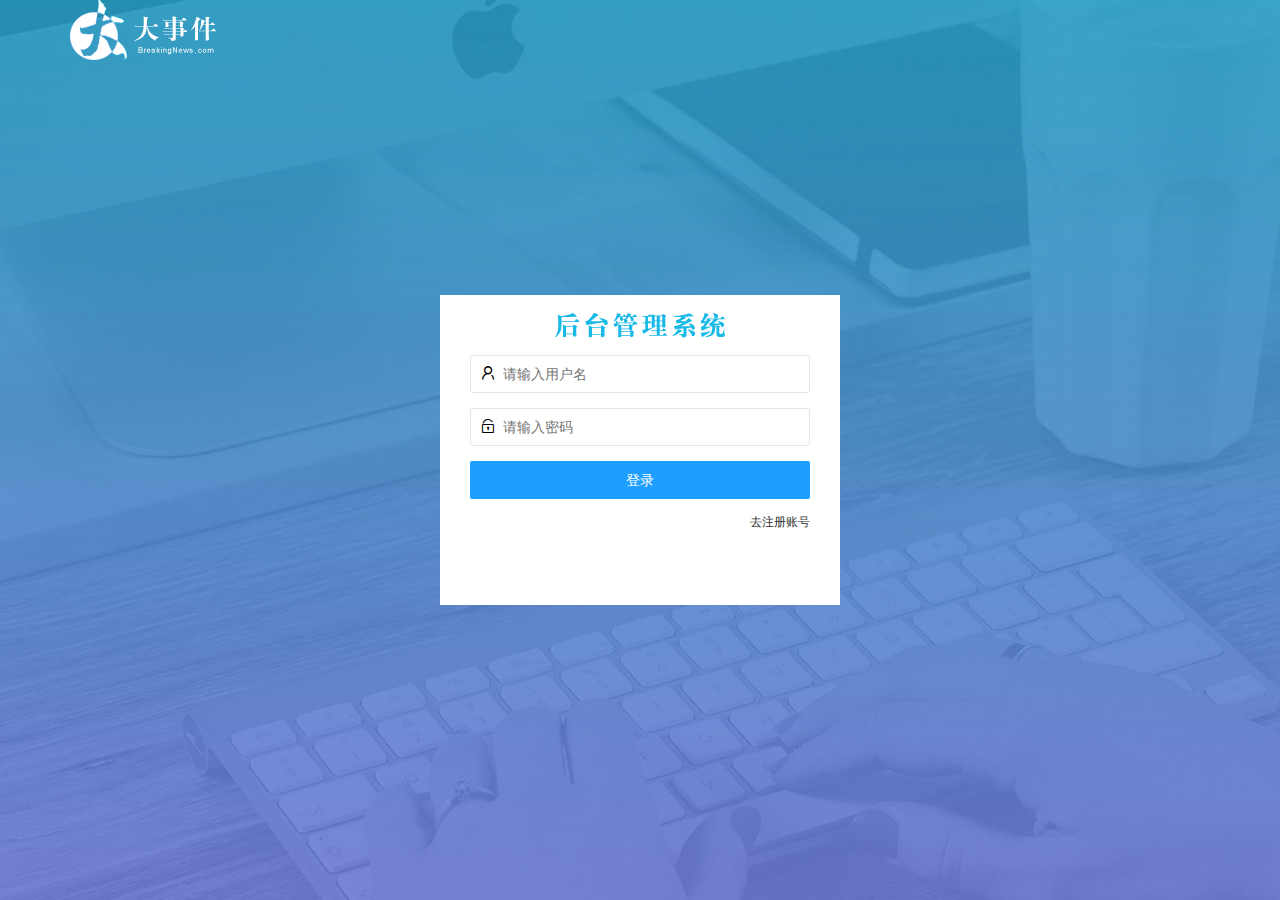
<file: login.html>
<!DOCTYPE html>
<html lang="en">

<head>
    <meta charset="UTF-8">
    <meta http-equiv="X-UA-Compatible" content="IE=edge">
    <meta name="viewport" content="width=device-width, initial-scale=1.0">
    <title>大事件-登录/注册</title>
    <link rel="stylesheet" href="/assets/lib/layui/css/layui.css">
    <link rel="stylesheet" href="assets/css/login.css">
</head>

<body>
    <div class="layui-main">
        <img src="/assets/images/logo.png">
    </div>

    <div class="loginAndRegBox">
        <div class="title-box"></div>
        <!-- 登录的div -->
        <div class="login-box">
            <!-- 登录的表单 -->
            <form class="layui-form" id="form_login">
                <!-- 用户名 -->
                <div class="layui-form-item">
                    <i class="layui-icon layui-icon-username"></i>
                    <input type="text" name="username" required lay-verify="required" placeholder="请输入用户名"
                        autocomplete="off" class="layui-input">
                </div>
                <!-- 密码 -->
                <div class="layui-form-item">
                    <i class="layui-icon layui-icon-password"></i>
                    <input type="password" name="password" required lay-verify="required|pwd" placeholder="请输入密码"
                        autocomplete="off" class="layui-input">
                </div>
                <!-- 登录按钮 -->
                <div class="layui-form-item">
                    <!-- 表单提交按钮和普通按钮的区别，就是lay-submit属性 -->
                    <button class="layui-btn layui-btn-fluid  layui-btn-normal" lay-submit>登录</button>
                </div>
                <div class="layui-form-item links">
                    <a href="javascript:;" id="link_reg">去注册账号</a>
                </div>
            </form>

        </div>
        <!-- 注册的div -->
        <div class="reg-box">
            <!-- 注册表单 -->
            <form class="layui-form" id="form_reg">
                <!-- 用户名 -->
                <div class="layui-form-item">
                    <i class="layui-icon layui-icon-username"></i>
                    <input type="text" name="username" required lay-verify="required" placeholder="请输入用户名"
                        autocomplete="off" class="layui-input">
                </div>
                <!-- 密码 -->
                <div class="layui-form-item">
                    <i class="layui-icon layui-icon-password"></i>
                    <input type="password" name="password" required lay-verify="required|pwd" placeholder="请输入密码"
                        autocomplete="off" class="layui-input">
                </div>
                <!-- 密码确认框 -->
                <div class="layui-form-item">
                    <i class="layui-icon layui-icon-password"></i>
                    <input type="password" name="repassword" required lay-verify="required|pwd|repwd"
                        placeholder="再次确认密码" autocomplete="off" class="layui-input">
                </div>
                <!-- 注册按钮 -->
                <div class="layui-form-item">
                    <!-- 表单提交按钮和普通按钮的区别，就是lay-submit属性 -->
                    <button class="layui-btn layui-btn-fluid  layui-btn-normal" lay-submit>注册</button>
                </div>
                <div class="layui-form-item links">
                    <a href="javascript:;" id="link_login">去登录</a>
                </div>
            </form>

        </div>
    </div>
    <script src="/assets/lib/layui/layui.all.js"></script>
    <script src="/assets//lib//jquery.js"></script>
    <script src="/assets/js/baseAPI.js"></script>
    <script src="/assets/js/login.js"></script>

</body>

</html>
</file>
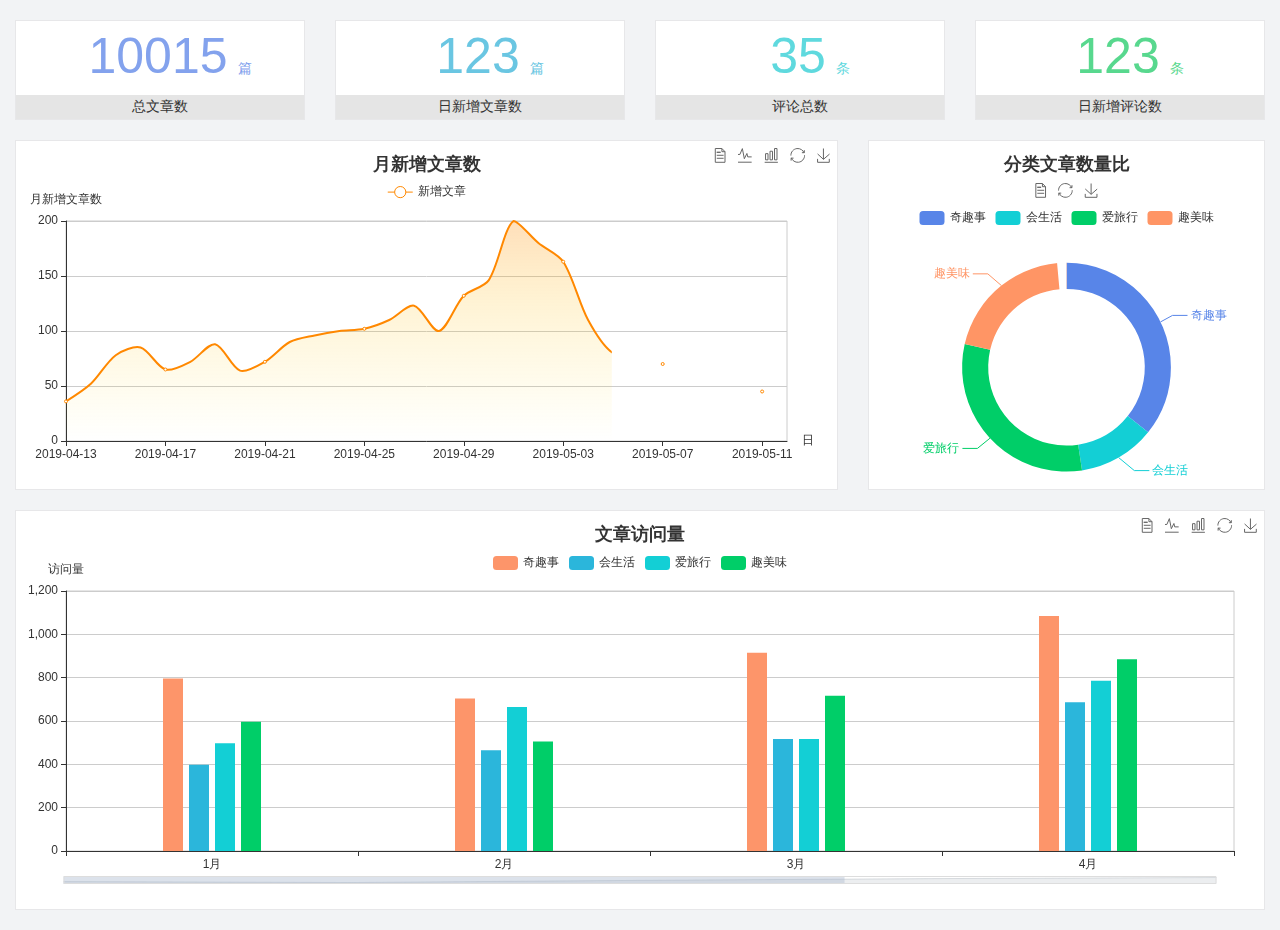
<file: home/dashboard.html>
<!DOCTYPE html>
<html lang="en">

<head>
  <meta charset="UTF-8">
  <meta name="viewport" content="width=device-width, initial-scale=1.0">
  <meta http-equiv="X-UA-Compatible" content="ie=edge">
  <title>图表统计</title>
  <link rel="stylesheet" href="../../assets/lib/bootstrap.css" />
  <link rel="stylesheet" href="../../assets/lib/main.css" />
  <script src="../../assets/lib/jquery.js"></script>
  <script type="text/javascript" src="../../assets/lib/echarts.min.js"></script>
</head>

<body>
  <div class="container-fluid">
    <div class="row spannel_list">
      <div class="col-sm-3 col-xs-6">
        <div class="spannel">
          <em>10015</em><span>篇</span>
          <b>总文章数</b>
        </div>
      </div>
      <div class="col-sm-3 col-xs-6">
        <div class="spannel scolor01">
          <em>123</em><span>篇</span>
          <b>日新增文章数</b>
        </div>
      </div>
      <div class="col-sm-3 col-xs-6">
        <div class="spannel scolor02">
          <em>35</em><span>条</span>
          <b>评论总数</b>
        </div>
      </div>
      <div class="col-sm-3 col-xs-6">
        <div class="spannel scolor03">
          <em>123</em><span>条</span>
          <b>日新增评论数</b>
        </div>
      </div>
    </div>
  </div>

  <div class="container-fluid">
    <div class="row curve-pie">
      <div class="col-lg-8 col-md-8">
        <div class="gragh_pannel" id="curve_show"></div>
      </div>
      <div class="col-lg-4 col-md-4">
        <div class="gragh_pannel" id="pie_show"></div>
      </div>
    </div>
  </div>

  <div class="container-fluid">
    <div class="column_pannel" id="column_show"></div>
  </div>

  <script>
    var oChart = echarts.init(document.getElementById('curve_show'));
    var aList_all = [
      { 'count': 36, 'date': '2019-04-13' },
      { 'count': 52, 'date': '2019-04-14' },
      { 'count': 78, 'date': '2019-04-15' },
      { 'count': 85, 'date': '2019-04-16' },
      { 'count': 65, 'date': '2019-04-17' },
      { 'count': 72, 'date': '2019-04-18' },
      { 'count': 88, 'date': '2019-04-19' },
      { 'count': 64, 'date': '2019-04-20' },
      { 'count': 72, 'date': '2019-04-21' },
      { 'count': 90, 'date': '2019-04-22' },
      { 'count': 96, 'date': '2019-04-23' },
      { 'count': 100, 'date': '2019-04-24' },
      { 'count': 102, 'date': '2019-04-25' },
      { 'count': 110, 'date': '2019-04-26' },
      { 'count': 123, 'date': '2019-04-27' },
      { 'count': 100, 'date': '2019-04-28' },
      { 'count': 132, 'date': '2019-04-29' },
      { 'count': 146, 'date': '2019-04-30' },
      { 'count': 200, 'date': '2019-05-01' },
      { 'count': 180, 'date': '2019-05-02' },
      { 'count': 163, 'date': '2019-05-03' },
      { 'count': 110, 'date': '2019-05-04' },
      { 'count': 80, 'date': '2019-05-05' },
      { 'count': 82, 'date': '2019-05-06' },
      { 'count': 70, 'date': '2019-05-07' },
      { 'count': 65, 'date': '2019-05-08' },
      { 'count': 54, 'date': '2019-05-09' },
      { 'count': 40, 'date': '2019-05-10' },
      { 'count': 45, 'date': '2019-05-11' },
      { 'count': 38, 'date': '2019-05-12' },
    ];

    let aCount = [];
    let aDate = [];

    for (var i = 0; i < aList_all.length; i++) {
      aCount.push(aList_all[i].count);
      aDate.push(aList_all[i].date);
    }

    var chartopt = {
      title: {
        text: '月新增文章数',
        left: 'center',
        top: '10'
      },
      tooltip: {
        trigger: 'axis'
      },
      legend: {
        data: ['新增文章'],
        top: '40'
      },
      toolbox: {
        show: true,
        feature: {
          mark: { show: true },
          dataView: { show: true, readOnly: false },
          magicType: { show: true, type: ['line', 'bar'] },
          restore: { show: true },
          saveAsImage: { show: true }
        }
      },
      calculable: true,
      xAxis: [
        {
          name: '日',
          type: 'category',
          boundaryGap: false,
          data: aDate
        }
      ],
      yAxis: [
        {
          name: '月新增文章数',
          type: 'value'
        }
      ],
      series: [
        {
          name: '新增文章',
          type: 'line',
          smooth: true,
          itemStyle: { normal: { areaStyle: { type: 'default' }, color: '#f80' }, lineStyle: { color: '#f80' } },
          data: aCount
        }],
      areaStyle: {
        normal: {
          color: new echarts.graphic.LinearGradient(0, 0, 0, 1, [{
            offset: 0,
            color: 'rgba(255,136,0,0.39)'
          }, {
            offset: .34,
            color: 'rgba(255,180,0,0.25)'
          }, {
            offset: 1,
            color: 'rgba(255,222,0,0.00)'
          }])

        }
      },
      grid: {
        show: true,
        x: 50,
        x2: 50,
        y: 80,
        height: 220
      }
    };

    oChart.setOption(chartopt);


    var oPie = echarts.init(document.getElementById('pie_show'));
    var oPieopt =
    {
      title: {
        top: 10,
        text: '分类文章数量比',
        x: 'center'
      },
      tooltip: {
        trigger: 'item',
        formatter: "{a} <br/>{b} : {c} ({d}%)"
      },
      color: ['#5885e8', '#13cfd5', '#00ce68', '#ff9565'],
      legend: {
        x: 'center',
        top: 65,
        data: ['奇趣事', '会生活', '爱旅行', '趣美味']
      },
      toolbox: {
        show: true,
        x: 'center',
        top: 35,
        feature: {
          mark: { show: true },
          dataView: { show: true, readOnly: false },
          magicType: {
            show: true,
            type: ['pie', 'funnel'],
            option: {
              funnel: {
                x: '25%',
                width: '50%',
                funnelAlign: 'left',
                max: 1548
              }
            }
          },
          restore: { show: true },
          saveAsImage: { show: true }
        }
      },
      calculable: true,
      series: [
        {
          name: '访问来源',
          type: 'pie',
          radius: ['45%', '60%'],
          center: ['50%', '65%'],
          data: [
            { value: 300, name: '奇趣事' },
            { value: 100, name: '会生活' },
            { value: 260, name: '爱旅行' },
            { value: 180, name: '趣美味' }
          ]
        }
      ]
    };
    oPie.setOption(oPieopt);



    var oColumn = this.echarts.init(document.getElementById('column_show'));
    var oColumnopt =
    {
      title: {
        text: '文章访问量',
        left: 'center',
        top: '10'
      },
      tooltip: {
        trigger: 'axis'
      },
      legend: {
        data: ['奇趣事', '会生活', '爱旅行', '趣美味'],
        top: '40'
      },
      toolbox: {
        show: true,
        feature: {
          mark: { show: true },
          dataView: { show: true, readOnly: false },
          magicType: { show: true, type: ['line', 'bar'] },
          restore: { show: true },
          saveAsImage: { show: true }
        }
      },
      calculable: true,
      xAxis: [
        {
          type: 'category',
          data: ['1月', '2月', '3月', '4月', '5月']
        }
      ],
      yAxis: [
        {
          name: '访问量',
          type: 'value'
        }
      ],
      series: [
        {
          name: '奇趣事',
          type: 'bar',
          barWidth: 20,
          itemStyle: {
            normal: { areaStyle: { type: 'default' }, color: '#fd956a' }
          },
          data: [800, 708, 920, 1090, 1200]
        },
        {
          name: '会生活',
          type: 'bar',
          barWidth: 20,
          itemStyle: {
            normal: { areaStyle: { type: 'default' }, color: '#2bb6db' }
          },
          data: [400, 468, 520, 690, 800]
        },
        {
          name: '爱旅行',
          type: 'bar',
          barWidth: 20,
          itemStyle: {
            normal: { areaStyle: { type: 'default' }, color: '#13cfd5' }
          },
          data: [500, 668, 520, 790, 900]
        },
        {
          name: '趣美味',
          type: 'bar',
          barWidth: 20,
          itemStyle: {
            normal: { areaStyle: { type: 'default' }, color: '#00ce68' }
          },
          data: [600, 508, 720, 890, 1000]
        }
      ],
      grid: {
        show: true,
        x: 50,
        x2: 30,
        y: 80,
        height: 260
      },
      dataZoom: [//给x轴设置滚动条
        {
          start: 0,//默认为0
          end: 100 - 1000 / 31,//默认为100
          type: 'slider',
          show: true,
          xAxisIndex: [0],
          handleSize: 0,//滑动条的 左右2个滑动条的大小
          height: 8,//组件高度
          left: 45, //左边的距离
          right: 50,//右边的距离
          bottom: 26,//右边的距离
          handleColor: '#ddd',//h滑动图标的颜色
          handleStyle: {
            borderColor: "#cacaca",
            borderWidth: "1",
            shadowBlur: 2,
            background: "#ddd",
            shadowColor: "#ddd",
          }
        }]
    };
    oColumn.setOption(oColumnopt);
  </script>
</body>

</html>
</file>
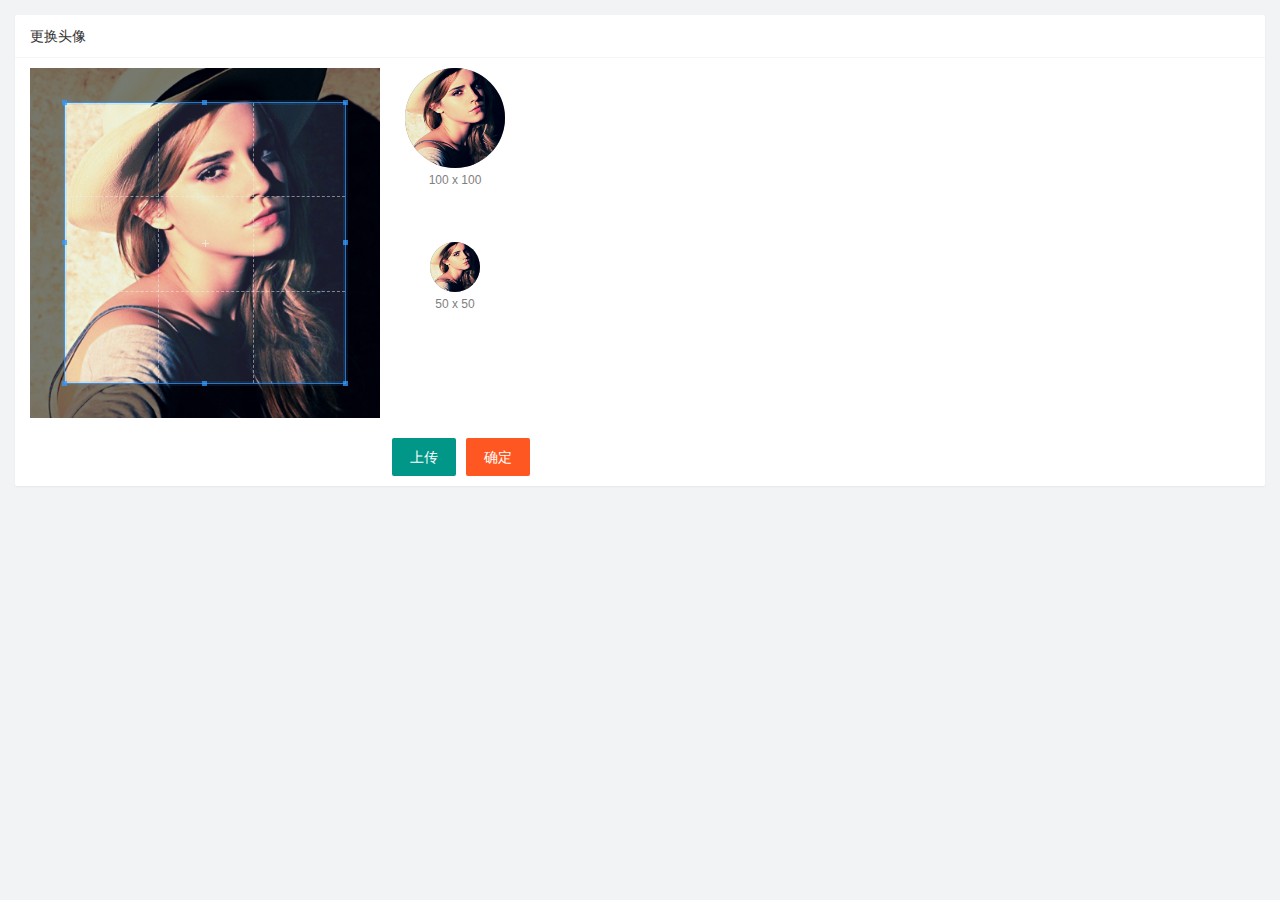
<file: user/user_avatar.html>
<!DOCTYPE html>
<html lang="en">

<head>
    <meta charset="UTF-8">
    <meta http-equiv="X-UA-Compatible" content="IE=edge">
    <meta name="viewport" content="width=device-width, initial-scale=1.0">
    <title>Document</title>
    <link rel="stylesheet" href="/assets/lib/layui/css/layui.css">
    <link rel="stylesheet" href="/assets/lib/cropper/cropper.css" />
    <link rel="stylesheet" href="/assets/css/user/user_avatar.css">
</head>

<body>
    <div class="layui-card">
        <div class="layui-card-header">更换头像</div>
        <div class="layui-card-body">
            <!-- 第一行的图片裁剪和预览区域 -->
            <div class="row1">
                <!-- 图片裁剪区域 -->
                <div class="cropper-box">
                    <!-- 这个 img 标签很重要，将来会把它初始化为裁剪区域 -->
                    <img id="image" src="/assets/images/sample.jpg" />
                </div> <!-- 图片的预览区域 -->
                <div class="preview-box">
                    <div>
                        <!-- 宽高为 100px 的预览区域 -->
                        <div class="img-preview w100"></div>
                        <p class="size">100 x 100</p>
                    </div>
                    <div>
                        <!-- 宽高为 50px 的预览区域 -->
                        <div class="img-preview w50"></div>
                        <p class="size">50 x 50</p>
                    </div>
                </div>
            </div> <!-- 第二行的按钮区域 -->
            <div class="row2">
                <input type="file" id="file" accept="image/png,image/jpeg">
                <button type="button" class="layui-btn" id="IMAGE">上传</button>
                <button type="button" class="layui-btn layui-btn-danger" id="btnUpload">确定</button>
            </div>
        </div>
    </div>
    <script src="/assets/lib/layui/layui.all.js"></script>
    <script src="/assets/lib/jquery.js"></script>
    <script src="/assets/lib/cropper/Cropper.js"></script>
    <script src="/assets/lib/cropper/jquery-cropper.js"></script>
    <script src="/assets//js/baseAPI.js"></script>
    <script src="/assets/js/user.avatar.js"></script>
</body>

</html>
</file>
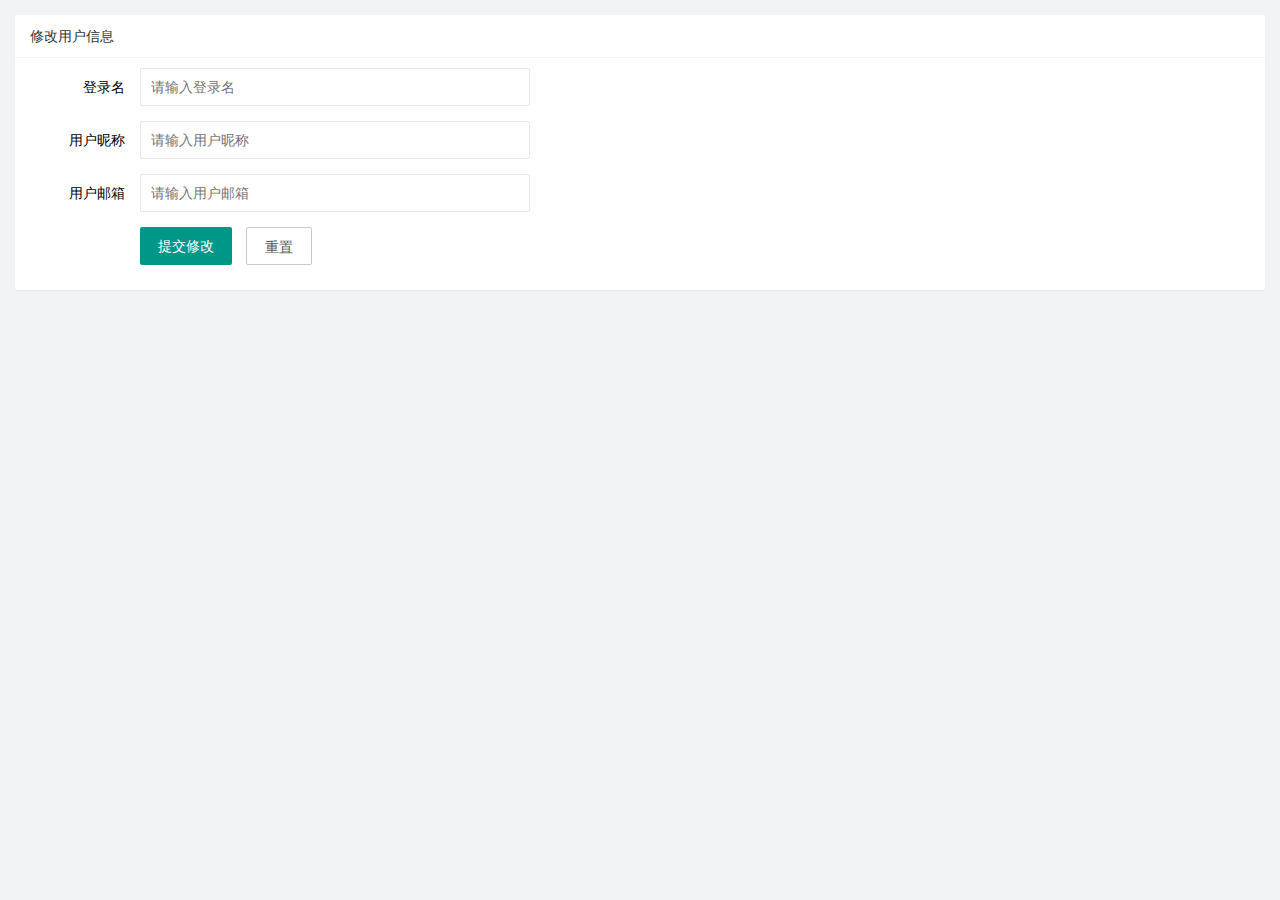
<file: user/user_info.html>
<!DOCTYPE html>
<html lang="en">

<head>
    <meta charset="UTF-8">
    <meta http-equiv="X-UA-Compatible" content="IE=edge">
    <meta name="viewport" content="width=device-width, initial-scale=1.0">
    <title>Document</title>
    <link rel="stylesheet" href="/assets/lib/layui/css/layui.css">
    <link rel="stylesheet" href="/assets/css/user/user_info.css">
</head>

<body>
    <!-- 卡片区域 -->
    <div class="layui-card">
        <div class="layui-card-header">修改用户信息</div>
        <div class="layui-card-body">
            <!-- form表单区域 -->
            <form class="layui-form" lay-filter="formUserInfo">
                <input type="hidden" name="id" value="">
                <div class="layui-form-item">
                    <label class="layui-form-label">登录名</label>
                    <div class="layui-input-block">
                        <input type="text" name="username" required lay-verify="required" placeholder="请输入登录名"
                            autocomplete="off" class="layui-input" readonly>
                    </div>
                </div>
                <div class="layui-form-item">
                    <label class="layui-form-label">用户昵称</label>
                    <div class="layui-input-block">
                        <input type="text" name="nickname" required lay-verify="required|nickname" placeholder="请输入用户昵称"
                            autocomplete="off" class="layui-input">
                    </div>
                </div>
                <div class="layui-form-item">
                    <label class="layui-form-label">用户邮箱</label>
                    <div class="layui-input-block">
                        <input type="text" name="email" required lay-verify="required|email" placeholder="请输入用户邮箱"
                            autocomplete="off" class="layui-input">
                    </div>
                </div>
                <div class="layui-form-item">
                    <div class="layui-input-block">
                        <button class="layui-btn" lay-submit lay-filter="formDemo">提交修改</button>
                        <button type="reset" class="layui-btn layui-btn-primary" id="btnReset">重置</button>
                    </div>
                </div>
            </form>
        </div>
    </div>
    <!-- 导入layui -->
    <script src="/assets/lib/layui/layui.all.js"></script>
    <script src="/assets/lib/jquery.js"></script>
    <script src="/assets/js/baseAPI.js"></script>
    <script src="/assets/js/userinfo.js"></script>
</body>

</html>
</file>
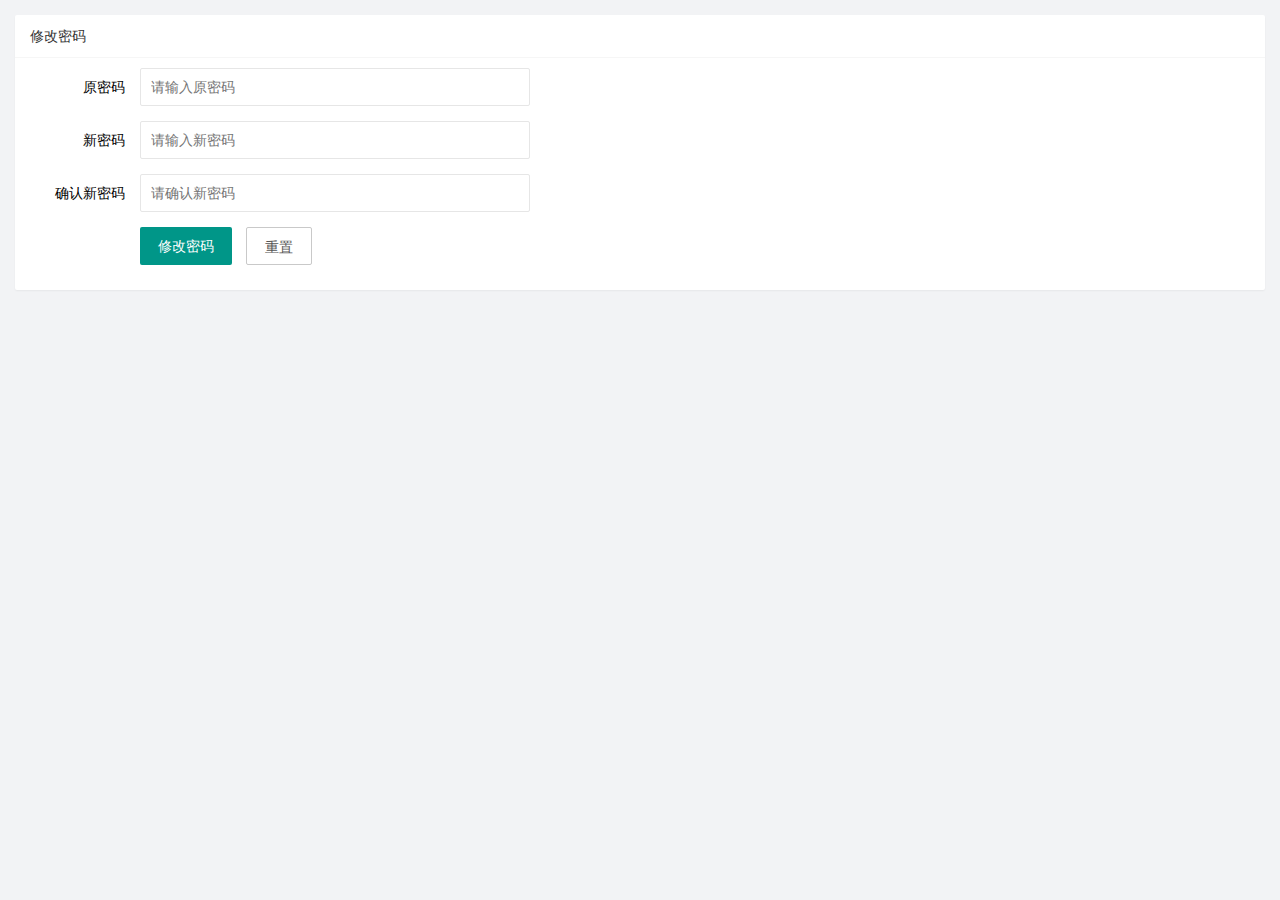
<file: user/user_pwd.html>
<!DOCTYPE html>
<html lang="en">

<head>
    <meta charset="UTF-8">
    <meta http-equiv="X-UA-Compatible" content="IE=edge">
    <meta name="viewport" content="width=device-width, initial-scale=1.0">
    <title>Document</title>
    <link rel="stylesheet" href="/assets/lib/layui/css/layui.css">
    <link rel="stylesheet" href="/assets/css/user/user_pwd.css">
</head>

<body>
    <!-- 卡片区域 -->
    <div class="layui-card">
        <div class="layui-card-header">修改密码</div>
        <div class="layui-card-body">
            <form class="layui-form">
                <div class="layui-form-item">
                    <label class="layui-form-label">原密码</label>
                    <div class="layui-input-block">
                        <input type="password" name="oldPwd" required lay-verify="required|pwd" placeholder="请输入原密码"
                            autocomplete="off" class="layui-input">
                    </div>
                </div>
                <div class="layui-form-item">
                    <label class="layui-form-label">新密码</label>
                    <div class="layui-input-block">
                        <input type="password" name="newPwd" required lay-verify="required|pwd|samePwd"
                            placeholder="请输入新密码" autocomplete="off" class="layui-input">
                    </div>
                </div>
                <div class="layui-form-item">
                    <label class="layui-form-label">确认新密码</label>
                    <div class="layui-input-block">
                        <input type="password" name="rePwd" required lay-verify="required|pwd|repwd"
                            placeholder="请确认新密码" autocomplete="off" class="layui-input">
                    </div>
                </div>
                <div class="layui-form-item">
                    <div class="layui-input-block">
                        <button class="layui-btn" lay-submit lay-filter="formDemo">修改密码</button>
                        <button type="reset" class="layui-btn layui-btn-primary">重置</button>
                    </div>
                </div>
            </form>
        </div>
    </div>
    <script src="/assets/lib/layui/layui.all.js"></script>
    <script src="/assets/lib/jquery.js"></script>
    <script src="/assets/js/baseAPI.js"></script>
    <script src="/assets/js/user_pwd.js"></script>

</body>

</html>
</file>
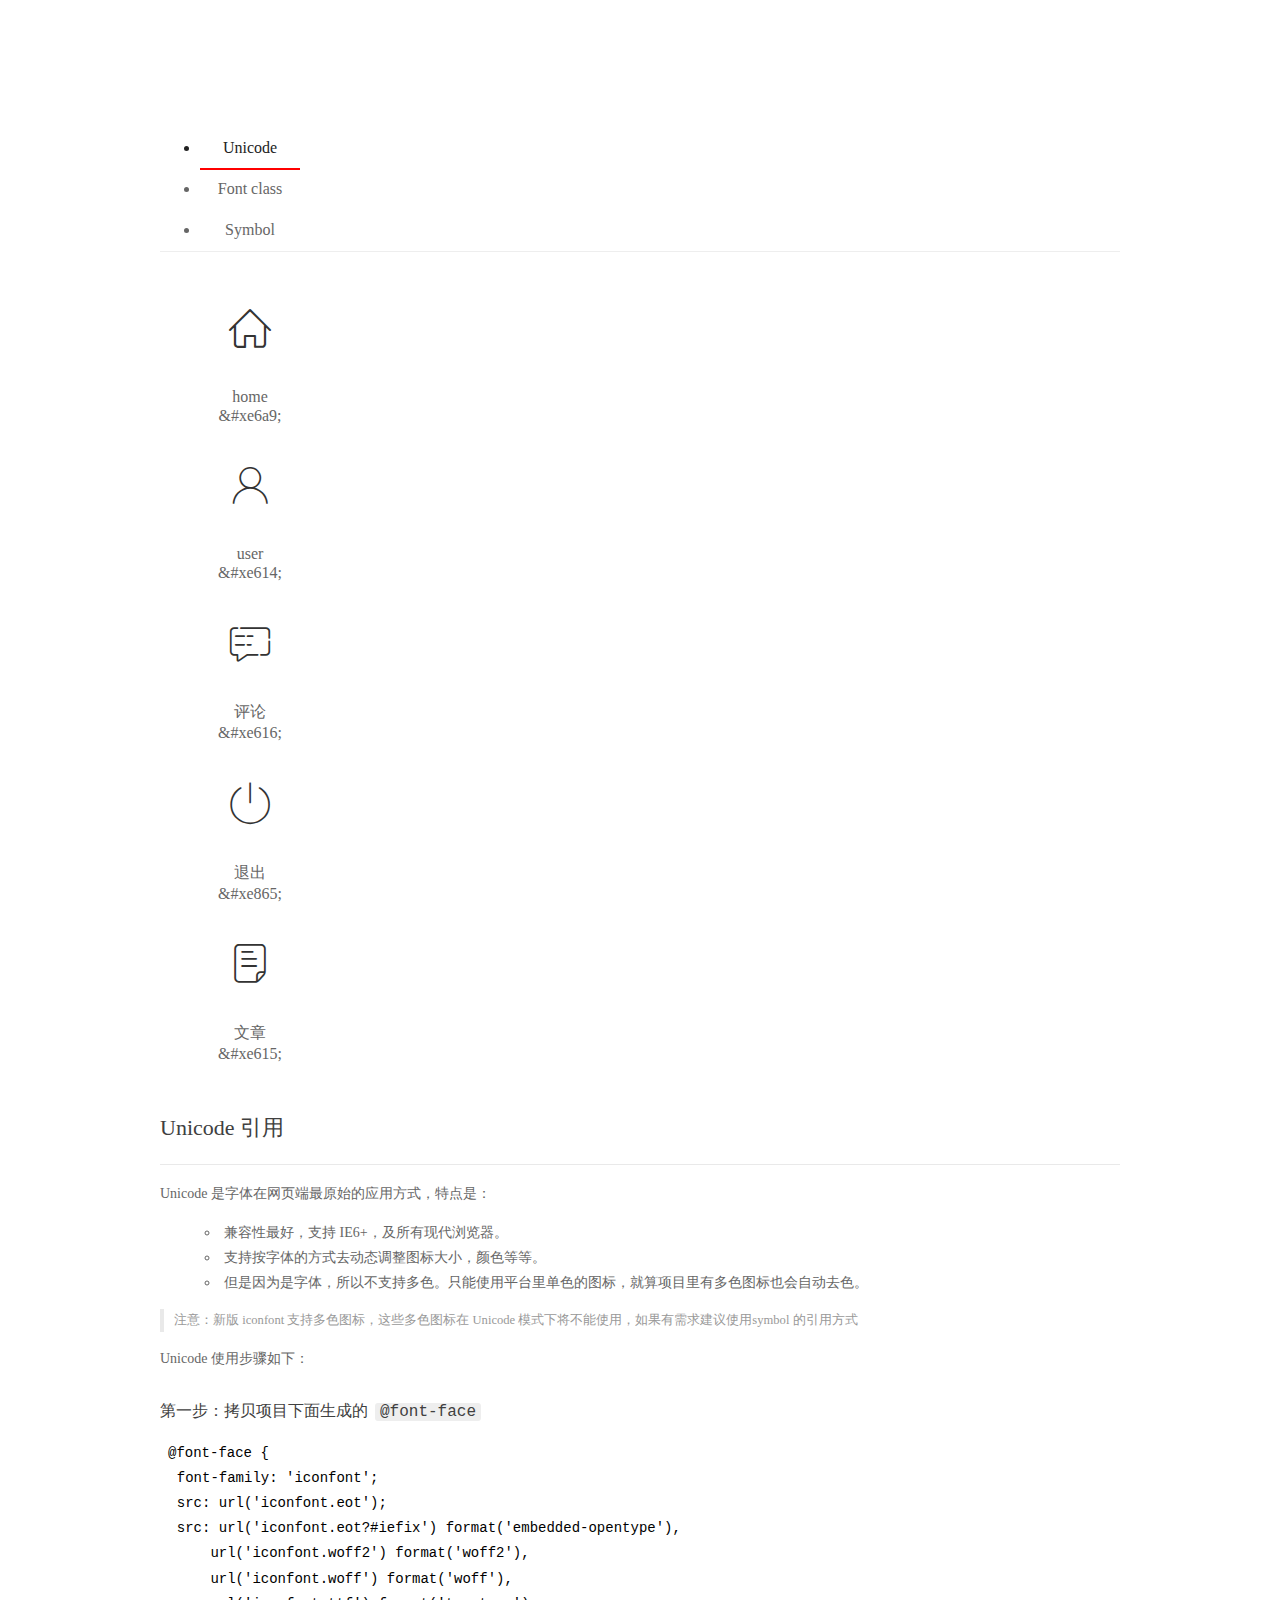
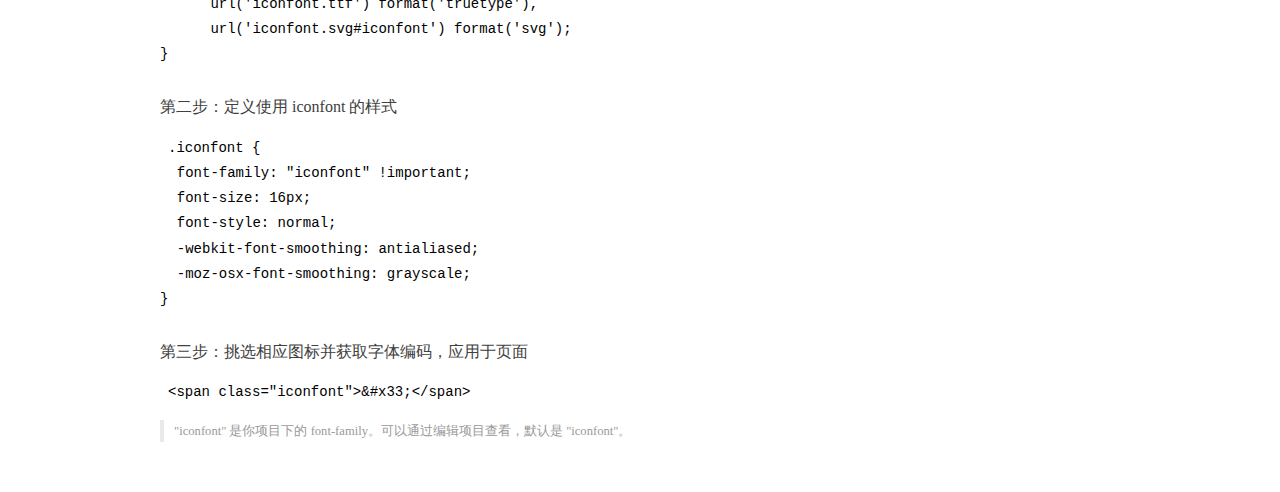
<file: assets/fonts/demo_index.html>
<!DOCTYPE html>
<html>
<head>
  <meta charset="utf-8"/>
  <title>IconFont Demo</title>
  <link rel="shortcut icon" href="https://gtms04.alicdn.com/tps/i4/TB1_oz6GVXXXXaFXpXXJDFnIXXX-64-64.ico" type="image/x-icon"/>
  <link rel="stylesheet" href="https://g.alicdn.com/thx/cube/1.3.2/cube.min.css">
  <link rel="stylesheet" href="demo.css">
  <link rel="stylesheet" href="iconfont.css">
  <script src="iconfont.js"></script>
  <!-- jQuery -->
  <script src="https://a1.alicdn.com/oss/uploads/2018/12/26/7bfddb60-08e8-11e9-9b04-53e73bb6408b.js"></script>
  <!-- 代码高亮 -->
  <script src="https://a1.alicdn.com/oss/uploads/2018/12/26/a3f714d0-08e6-11e9-8a15-ebf944d7534c.js"></script>
</head>
<body>
  <div class="main">
    <h1 class="logo"><a href="https://www.iconfont.cn/" title="iconfont 首页" target="_blank">&#xe86b;</a></h1>
    <div class="nav-tabs">
      <ul id="tabs" class="dib-box">
        <li class="dib active"><span>Unicode</span></li>
        <li class="dib"><span>Font class</span></li>
        <li class="dib"><span>Symbol</span></li>
      </ul>
      
    </div>
    <div class="tab-container">
      <div class="content unicode" style="display: block;">
          <ul class="icon_lists dib-box">
          
            <li class="dib">
              <span class="icon iconfont">&#xe6a9;</span>
                <div class="name">home</div>
                <div class="code-name">&amp;#xe6a9;</div>
              </li>
          
            <li class="dib">
              <span class="icon iconfont">&#xe614;</span>
                <div class="name">user</div>
                <div class="code-name">&amp;#xe614;</div>
              </li>
          
            <li class="dib">
              <span class="icon iconfont">&#xe616;</span>
                <div class="name">评论</div>
                <div class="code-name">&amp;#xe616;</div>
              </li>
          
            <li class="dib">
              <span class="icon iconfont">&#xe865;</span>
                <div class="name">退出</div>
                <div class="code-name">&amp;#xe865;</div>
              </li>
          
            <li class="dib">
              <span class="icon iconfont">&#xe615;</span>
                <div class="name">文章</div>
                <div class="code-name">&amp;#xe615;</div>
              </li>
          
          </ul>
          <div class="article markdown">
          <h2 id="unicode-">Unicode 引用</h2>
          <hr>

          <p>Unicode 是字体在网页端最原始的应用方式，特点是：</p>
          <ul>
            <li>兼容性最好，支持 IE6+，及所有现代浏览器。</li>
            <li>支持按字体的方式去动态调整图标大小，颜色等等。</li>
            <li>但是因为是字体，所以不支持多色。只能使用平台里单色的图标，就算项目里有多色图标也会自动去色。</li>
          </ul>
          <blockquote>
            <p>注意：新版 iconfont 支持多色图标，这些多色图标在 Unicode 模式下将不能使用，如果有需求建议使用symbol 的引用方式</p>
          </blockquote>
          <p>Unicode 使用步骤如下：</p>
          <h3 id="-font-face">第一步：拷贝项目下面生成的 <code>@font-face</code></h3>
<pre><code class="language-css"
>@font-face {
  font-family: 'iconfont';
  src: url('iconfont.eot');
  src: url('iconfont.eot?#iefix') format('embedded-opentype'),
      url('iconfont.woff2') format('woff2'),
      url('iconfont.woff') format('woff'),
      url('iconfont.ttf') format('truetype'),
      url('iconfont.svg#iconfont') format('svg');
}
</code></pre>
          <h3 id="-iconfont-">第二步：定义使用 iconfont 的样式</h3>
<pre><code class="language-css"
>.iconfont {
  font-family: "iconfont" !important;
  font-size: 16px;
  font-style: normal;
  -webkit-font-smoothing: antialiased;
  -moz-osx-font-smoothing: grayscale;
}
</code></pre>
          <h3 id="-">第三步：挑选相应图标并获取字体编码，应用于页面</h3>
<pre>
<code class="language-html"
>&lt;span class="iconfont"&gt;&amp;#x33;&lt;/span&gt;
</code></pre>
          <blockquote>
            <p>"iconfont" 是你项目下的 font-family。可以通过编辑项目查看，默认是 "iconfont"。</p>
          </blockquote>
          </div>
      </div>
      <div class="content font-class">
        <ul class="icon_lists dib-box">
          
          <li class="dib">
            <span class="icon iconfont icon-home"></span>
            <div class="name">
              home
            </div>
            <div class="code-name">.icon-home
            </div>
          </li>
          
          <li class="dib">
            <span class="icon iconfont icon-user"></span>
            <div class="name">
              user
            </div>
            <div class="code-name">.icon-user
            </div>
          </li>
          
          <li class="dib">
            <span class="icon iconfont icon-pinglun"></span>
            <div class="name">
              评论
            </div>
            <div class="code-name">.icon-pinglun
            </div>
          </li>
          
          <li class="dib">
            <span class="icon iconfont icon-tuichu"></span>
            <div class="name">
              退出
            </div>
            <div class="code-name">.icon-tuichu
            </div>
          </li>
          
          <li class="dib">
            <span class="icon iconfont icon-16"></span>
            <div class="name">
              文章
            </div>
            <div class="code-name">.icon-16
            </div>
          </li>
          
        </ul>
        <div class="article markdown">
        <h2 id="font-class-">font-class 引用</h2>
        <hr>

        <p>font-class 是 Unicode 使用方式的一种变种，主要是解决 Unicode 书写不直观，语意不明确的问题。</p>
        <p>与 Unicode 使用方式相比，具有如下特点：</p>
        <ul>
          <li>兼容性良好，支持 IE8+，及所有现代浏览器。</li>
          <li>相比于 Unicode 语意明确，书写更直观。可以很容易分辨这个 icon 是什么。</li>
          <li>因为使用 class 来定义图标，所以当要替换图标时，只需要修改 class 里面的 Unicode 引用。</li>
          <li>不过因为本质上还是使用的字体，所以多色图标还是不支持的。</li>
        </ul>
        <p>使用步骤如下：</p>
        <h3 id="-fontclass-">第一步：引入项目下面生成的 fontclass 代码：</h3>
<pre><code class="language-html">&lt;link rel="stylesheet" href="./iconfont.css"&gt;
</code></pre>
        <h3 id="-">第二步：挑选相应图标并获取类名，应用于页面：</h3>
<pre><code class="language-html">&lt;span class="iconfont icon-xxx"&gt;&lt;/span&gt;
</code></pre>
        <blockquote>
          <p>"
            iconfont" 是你项目下的 font-family。可以通过编辑项目查看，默认是 "iconfont"。</p>
        </blockquote>
      </div>
      </div>
      <div class="content symbol">
          <ul class="icon_lists dib-box">
          
            <li class="dib">
                <svg class="icon svg-icon" aria-hidden="true">
                  <use xlink:href="#icon-home"></use>
                </svg>
                <div class="name">home</div>
                <div class="code-name">#icon-home</div>
            </li>
          
            <li class="dib">
                <svg class="icon svg-icon" aria-hidden="true">
                  <use xlink:href="#icon-user"></use>
                </svg>
                <div class="name">user</div>
                <div class="code-name">#icon-user</div>
            </li>
          
            <li class="dib">
                <svg class="icon svg-icon" aria-hidden="true">
                  <use xlink:href="#icon-pinglun"></use>
                </svg>
                <div class="name">评论</div>
                <div class="code-name">#icon-pinglun</div>
            </li>
          
            <li class="dib">
                <svg class="icon svg-icon" aria-hidden="true">
                  <use xlink:href="#icon-tuichu"></use>
                </svg>
                <div class="name">退出</div>
                <div class="code-name">#icon-tuichu</div>
            </li>
          
            <li class="dib">
                <svg class="icon svg-icon" aria-hidden="true">
                  <use xlink:href="#icon-16"></use>
                </svg>
                <div class="name">文章</div>
                <div class="code-name">#icon-16</div>
            </li>
          
          </ul>
          <div class="article markdown">
          <h2 id="symbol-">Symbol 引用</h2>
          <hr>

          <p>这是一种全新的使用方式，应该说这才是未来的主流，也是平台目前推荐的用法。相关介绍可以参考这篇<a href="">文章</a>
            这种用法其实是做了一个 SVG 的集合，与另外两种相比具有如下特点：</p>
          <ul>
            <li>支持多色图标了，不再受单色限制。</li>
            <li>通过一些技巧，支持像字体那样，通过 <code>font-size</code>, <code>color</code> 来调整样式。</li>
            <li>兼容性较差，支持 IE9+，及现代浏览器。</li>
            <li>浏览器渲染 SVG 的性能一般，还不如 png。</li>
          </ul>
          <p>使用步骤如下：</p>
          <h3 id="-symbol-">第一步：引入项目下面生成的 symbol 代码：</h3>
<pre><code class="language-html">&lt;script src="./iconfont.js"&gt;&lt;/script&gt;
</code></pre>
          <h3 id="-css-">第二步：加入通用 CSS 代码（引入一次就行）：</h3>
<pre><code class="language-html">&lt;style&gt;
.icon {
  width: 1em;
  height: 1em;
  vertical-align: -0.15em;
  fill: currentColor;
  overflow: hidden;
}
&lt;/style&gt;
</code></pre>
          <h3 id="-">第三步：挑选相应图标并获取类名，应用于页面：</h3>
<pre><code class="language-html">&lt;svg class="icon" aria-hidden="true"&gt;
  &lt;use xlink:href="#icon-xxx"&gt;&lt;/use&gt;
&lt;/svg&gt;
</code></pre>
          </div>
      </div>

    </div>
  </div>
  <script>
  $(document).ready(function () {
      $('.tab-container .content:first').show()

      $('#tabs li').click(function (e) {
        var tabContent = $('.tab-container .content')
        var index = $(this).index()

        if ($(this).hasClass('active')) {
          return
        } else {
          $('#tabs li').removeClass('active')
          $(this).addClass('active')

          tabContent.hide().eq(index).fadeIn()
        }
      })
    })
  </script>
</body>
</html>
</file>
<file: assets/lib/layui/css/layui.css>
/** layui-v2.5.5 MIT License By https://www.layui.com */
 .layui-inline,img{display:inline-block;vertical-align:middle}h1,h2,h3,h4,h5,h6{font-weight:400}.layui-edge,.layui-header,.layui-inline,.layui-main{position:relative}.layui-body,.layui-edge,.layui-elip{overflow:hidden}.layui-btn,.layui-edge,.layui-inline,img{vertical-align:middle}.layui-btn,.layui-disabled,.layui-icon,.layui-unselect{-moz-user-select:none;-webkit-user-select:none;-ms-user-select:none}.layui-elip,.layui-form-checkbox span,.layui-form-pane .layui-form-label{text-overflow:ellipsis;white-space:nowrap}.layui-breadcrumb,.layui-tree-btnGroup{visibility:hidden}blockquote,body,button,dd,div,dl,dt,form,h1,h2,h3,h4,h5,h6,input,li,ol,p,pre,td,textarea,th,ul{margin:0;padding:0;-webkit-tap-highlight-color:rgba(0,0,0,0)}a:active,a:hover{outline:0}img{border:none}li{list-style:none}table{border-collapse:collapse;border-spacing:0}h4,h5,h6{font-size:100%}button,input,optgroup,option,select,textarea{font-family:inherit;font-size:inherit;font-style:inherit;font-weight:inherit;outline:0}pre{white-space:pre-wrap;white-space:-moz-pre-wrap;white-space:-pre-wrap;white-space:-o-pre-wrap;word-wrap:break-word}body{line-height:24px;font:14px Helvetica Neue,Helvetica,PingFang SC,Tahoma,Arial,sans-serif}hr{height:1px;margin:10px 0;border:0;clear:both}a{color:#333;text-decoration:none}a:hover{color:#777}a cite{font-style:normal;*cursor:pointer}.layui-border-box,.layui-border-box *{box-sizing:border-box}.layui-box,.layui-box *{box-sizing:content-box}.layui-clear{clear:both;*zoom:1}.layui-clear:after{content:'\20';clear:both;*zoom:1;display:block;height:0}.layui-inline{*display:inline;*zoom:1}.layui-edge{display:inline-block;width:0;height:0;border-width:6px;border-style:dashed;border-color:transparent}.layui-edge-top{top:-4px;border-bottom-color:#999;border-bottom-style:solid}.layui-edge-right{border-left-color:#999;border-left-style:solid}.layui-edge-bottom{top:2px;border-top-color:#999;border-top-style:solid}.layui-edge-left{border-right-color:#999;border-right-style:solid}.layui-disabled,.layui-disabled:hover{color:#d2d2d2!important;cursor:not-allowed!important}.layui-circle{border-radius:100%}.layui-show{display:block!important}.layui-hide{display:none!important}@font-face{font-family:layui-icon;src:url(../font/iconfont.eot?v=250);src:url(../font/iconfont.eot?v=250#iefix) format('embedded-opentype'),url(../font/iconfont.woff2?v=250) format('woff2'),url(../font/iconfont.woff?v=250) format('woff'),url(../font/iconfont.ttf?v=250) format('truetype'),url(../font/iconfont.svg?v=250#layui-icon) format('svg')}.layui-icon{font-family:layui-icon!important;font-size:16px;font-style:normal;-webkit-font-smoothing:antialiased;-moz-osx-font-smoothing:grayscale}.layui-icon-reply-fill:before{content:"\e611"}.layui-icon-set-fill:before{content:"\e614"}.layui-icon-menu-fill:before{content:"\e60f"}.layui-icon-search:before{content:"\e615"}.layui-icon-share:before{content:"\e641"}.layui-icon-set-sm:before{content:"\e620"}.layui-icon-engine:before{content:"\e628"}.layui-icon-close:before{content:"\1006"}.layui-icon-close-fill:before{content:"\1007"}.layui-icon-chart-screen:before{content:"\e629"}.layui-icon-star:before{content:"\e600"}.layui-icon-circle-dot:before{content:"\e617"}.layui-icon-chat:before{content:"\e606"}.layui-icon-release:before{content:"\e609"}.layui-icon-list:before{content:"\e60a"}.layui-icon-chart:before{content:"\e62c"}.layui-icon-ok-circle:before{content:"\1005"}.layui-icon-layim-theme:before{content:"\e61b"}.layui-icon-table:before{content:"\e62d"}.layui-icon-right:before{content:"\e602"}.layui-icon-left:before{content:"\e603"}.layui-icon-cart-simple:before{content:"\e698"}.layui-icon-face-cry:before{content:"\e69c"}.layui-icon-face-smile:before{content:"\e6af"}.layui-icon-survey:before{content:"\e6b2"}.layui-icon-tree:before{content:"\e62e"}.layui-icon-upload-circle:before{content:"\e62f"}.layui-icon-add-circle:before{content:"\e61f"}.layui-icon-download-circle:before{content:"\e601"}.layui-icon-templeate-1:before{content:"\e630"}.layui-icon-util:before{content:"\e631"}.layui-icon-face-surprised:before{content:"\e664"}.layui-icon-edit:before{content:"\e642"}.layui-icon-speaker:before{content:"\e645"}.layui-icon-down:before{content:"\e61a"}.layui-icon-file:before{content:"\e621"}.layui-icon-layouts:before{content:"\e632"}.layui-icon-rate-half:before{content:"\e6c9"}.layui-icon-add-circle-fine:before{content:"\e608"}.layui-icon-prev-circle:before{content:"\e633"}.layui-icon-read:before{content:"\e705"}.layui-icon-404:before{content:"\e61c"}.layui-icon-carousel:before{content:"\e634"}.layui-icon-help:before{content:"\e607"}.layui-icon-code-circle:before{content:"\e635"}.layui-icon-water:before{content:"\e636"}.layui-icon-username:before{content:"\e66f"}.layui-icon-find-fill:before{content:"\e670"}.layui-icon-about:before{content:"\e60b"}.layui-icon-location:before{content:"\e715"}.layui-icon-up:before{content:"\e619"}.layui-icon-pause:before{content:"\e651"}.layui-icon-date:before{content:"\e637"}.layui-icon-layim-uploadfile:before{content:"\e61d"}.layui-icon-delete:before{content:"\e640"}.layui-icon-play:before{content:"\e652"}.layui-icon-top:before{content:"\e604"}.layui-icon-friends:before{content:"\e612"}.layui-icon-refresh-3:before{content:"\e9aa"}.layui-icon-ok:before{content:"\e605"}.layui-icon-layer:before{content:"\e638"}.layui-icon-face-smile-fine:before{content:"\e60c"}.layui-icon-dollar:before{content:"\e659"}.layui-icon-group:before{content:"\e613"}.layui-icon-layim-download:before{content:"\e61e"}.layui-icon-picture-fine:before{content:"\e60d"}.layui-icon-link:before{content:"\e64c"}.layui-icon-diamond:before{content:"\e735"}.layui-icon-log:before{content:"\e60e"}.layui-icon-rate-solid:before{content:"\e67a"}.layui-icon-fonts-del:before{content:"\e64f"}.layui-icon-unlink:before{content:"\e64d"}.layui-icon-fonts-clear:before{content:"\e639"}.layui-icon-triangle-r:before{content:"\e623"}.layui-icon-circle:before{content:"\e63f"}.layui-icon-radio:before{content:"\e643"}.layui-icon-align-center:before{content:"\e647"}.layui-icon-align-right:before{content:"\e648"}.layui-icon-align-left:before{content:"\e649"}.layui-icon-loading-1:before{content:"\e63e"}.layui-icon-return:before{content:"\e65c"}.layui-icon-fonts-strong:before{content:"\e62b"}.layui-icon-upload:before{content:"\e67c"}.layui-icon-dialogue:before{content:"\e63a"}.layui-icon-video:before{content:"\e6ed"}.layui-icon-headset:before{content:"\e6fc"}.layui-icon-cellphone-fine:before{content:"\e63b"}.layui-icon-add-1:before{content:"\e654"}.layui-icon-face-smile-b:before{content:"\e650"}.layui-icon-fonts-html:before{content:"\e64b"}.layui-icon-form:before{content:"\e63c"}.layui-icon-cart:before{content:"\e657"}.layui-icon-camera-fill:before{content:"\e65d"}.layui-icon-tabs:before{content:"\e62a"}.layui-icon-fonts-code:before{content:"\e64e"}.layui-icon-fire:before{content:"\e756"}.layui-icon-set:before{content:"\e716"}.layui-icon-fonts-u:before{content:"\e646"}.layui-icon-triangle-d:before{content:"\e625"}.layui-icon-tips:before{content:"\e702"}.layui-icon-picture:before{content:"\e64a"}.layui-icon-more-vertical:before{content:"\e671"}.layui-icon-flag:before{content:"\e66c"}.layui-icon-loading:before{content:"\e63d"}.layui-icon-fonts-i:before{content:"\e644"}.layui-icon-refresh-1:before{content:"\e666"}.layui-icon-rmb:before{content:"\e65e"}.layui-icon-home:before{content:"\e68e"}.layui-icon-user:before{content:"\e770"}.layui-icon-notice:before{content:"\e667"}.layui-icon-login-weibo:before{content:"\e675"}.layui-icon-voice:before{content:"\e688"}.layui-icon-upload-drag:before{content:"\e681"}.layui-icon-login-qq:before{content:"\e676"}.layui-icon-snowflake:before{content:"\e6b1"}.layui-icon-file-b:before{content:"\e655"}.layui-icon-template:before{content:"\e663"}.layui-icon-auz:before{content:"\e672"}.layui-icon-console:before{content:"\e665"}.layui-icon-app:before{content:"\e653"}.layui-icon-prev:before{content:"\e65a"}.layui-icon-website:before{content:"\e7ae"}.layui-icon-next:before{content:"\e65b"}.layui-icon-component:before{content:"\e857"}.layui-icon-more:before{content:"\e65f"}.layui-icon-login-wechat:before{content:"\e677"}.layui-icon-shrink-right:before{content:"\e668"}.layui-icon-spread-left:before{content:"\e66b"}.layui-icon-camera:before{content:"\e660"}.layui-icon-note:before{content:"\e66e"}.layui-icon-refresh:before{content:"\e669"}.layui-icon-female:before{content:"\e661"}.layui-icon-male:before{content:"\e662"}.layui-icon-password:before{content:"\e673"}.layui-icon-senior:before{content:"\e674"}.layui-icon-theme:before{content:"\e66a"}.layui-icon-tread:before{content:"\e6c5"}.layui-icon-praise:before{content:"\e6c6"}.layui-icon-star-fill:before{content:"\e658"}.layui-icon-rate:before{content:"\e67b"}.layui-icon-template-1:before{content:"\e656"}.layui-icon-vercode:before{content:"\e679"}.layui-icon-cellphone:before{content:"\e678"}.layui-icon-screen-full:before{content:"\e622"}.layui-icon-screen-restore:before{content:"\e758"}.layui-icon-cols:before{content:"\e610"}.layui-icon-export:before{content:"\e67d"}.layui-icon-print:before{content:"\e66d"}.layui-icon-slider:before{content:"\e714"}.layui-icon-addition:before{content:"\e624"}.layui-icon-subtraction:before{content:"\e67e"}.layui-icon-service:before{content:"\e626"}.layui-icon-transfer:before{content:"\e691"}.layui-main{width:1140px;margin:0 auto}.layui-header{z-index:1000;height:60px}.layui-header a:hover{transition:all .5s;-webkit-transition:all .5s}.layui-side{position:fixed;left:0;top:0;bottom:0;z-index:999;width:200px;overflow-x:hidden}.layui-side-scroll{position:relative;width:220px;height:100%;overflow-x:hidden}.layui-body{position:absolute;left:200px;right:0;top:0;bottom:0;z-index:998;width:auto;overflow-y:auto;box-sizing:border-box}.layui-layout-body{overflow:hidden}.layui-layout-admin .layui-header{background-color:#23262E}.layui-layout-admin .layui-side{top:60px;width:200px;overflow-x:hidden}.layui-layout-admin .layui-body{position:fixed;top:60px;bottom:44px}.layui-layout-admin .layui-main{width:auto;margin:0 15px}.layui-layout-admin .layui-footer{position:fixed;left:200px;right:0;bottom:0;height:44px;line-height:44px;padding:0 15px;background-color:#eee}.layui-layout-admin .layui-logo{position:absolute;left:0;top:0;width:200px;height:100%;line-height:60px;text-align:center;color:#009688;font-size:16px}.layui-layout-admin .layui-header .layui-nav{background:0 0}.layui-layout-left{position:absolute!important;left:200px;top:0}.layui-layout-right{position:absolute!important;right:0;top:0}.layui-container{position:relative;margin:0 auto;padding:0 15px;box-sizing:border-box}.layui-fluid{position:relative;margin:0 auto;padding:0 15px}.layui-row:after,.layui-row:before{content:'';display:block;clear:both}.layui-col-lg1,.layui-col-lg10,.layui-col-lg11,.layui-col-lg12,.layui-col-lg2,.layui-col-lg3,.layui-col-lg4,.layui-col-lg5,.layui-col-lg6,.layui-col-lg7,.layui-col-lg8,.layui-col-lg9,.layui-col-md1,.layui-col-md10,.layui-col-md11,.layui-col-md12,.layui-col-md2,.layui-col-md3,.layui-col-md4,.layui-col-md5,.layui-col-md6,.layui-col-md7,.layui-col-md8,.layui-col-md9,.layui-col-sm1,.layui-col-sm10,.layui-col-sm11,.layui-col-sm12,.layui-col-sm2,.layui-col-sm3,.layui-col-sm4,.layui-col-sm5,.layui-col-sm6,.layui-col-sm7,.layui-col-sm8,.layui-col-sm9,.layui-col-xs1,.layui-col-xs10,.layui-col-xs11,.layui-col-xs12,.layui-col-xs2,.layui-col-xs3,.layui-col-xs4,.layui-col-xs5,.layui-col-xs6,.layui-col-xs7,.layui-col-xs8,.layui-col-xs9{position:relative;display:block;box-sizing:border-box}.layui-col-xs1,.layui-col-xs10,.layui-col-xs11,.layui-col-xs12,.layui-col-xs2,.layui-col-xs3,.layui-col-xs4,.layui-col-xs5,.layui-col-xs6,.layui-col-xs7,.layui-col-xs8,.layui-col-xs9{float:left}.layui-col-xs1{width:8.33333333%}.layui-col-xs2{width:16.66666667%}.layui-col-xs3{width:25%}.layui-col-xs4{width:33.33333333%}.layui-col-xs5{width:41.66666667%}.layui-col-xs6{width:50%}.layui-col-xs7{width:58.33333333%}.layui-col-xs8{width:66.66666667%}.layui-col-xs9{width:75%}.layui-col-xs10{width:83.33333333%}.layui-col-xs11{width:91.66666667%}.layui-col-xs12{width:100%}.layui-col-xs-offset1{margin-left:8.33333333%}.layui-col-xs-offset2{margin-left:16.66666667%}.layui-col-xs-offset3{margin-left:25%}.layui-col-xs-offset4{margin-left:33.33333333%}.layui-col-xs-offset5{margin-left:41.66666667%}.layui-col-xs-offset6{margin-left:50%}.layui-col-xs-offset7{margin-left:58.33333333%}.layui-col-xs-offset8{margin-left:66.66666667%}.layui-col-xs-offset9{margin-left:75%}.layui-col-xs-offset10{margin-left:83.33333333%}.layui-col-xs-offset11{margin-left:91.66666667%}.layui-col-xs-offset12{margin-left:100%}@media screen and (max-width:768px){.layui-hide-xs{display:none!important}.layui-show-xs-block{display:block!important}.layui-show-xs-inline{display:inline!important}.layui-show-xs-inline-block{display:inline-block!important}}@media screen and (min-width:768px){.layui-container{width:750px}.layui-hide-sm{display:none!important}.layui-show-sm-block{display:block!important}.layui-show-sm-inline{display:inline!important}.layui-show-sm-inline-block{display:inline-block!important}.layui-col-sm1,.layui-col-sm10,.layui-col-sm11,.layui-col-sm12,.layui-col-sm2,.layui-col-sm3,.layui-col-sm4,.layui-col-sm5,.layui-col-sm6,.layui-col-sm7,.layui-col-sm8,.layui-col-sm9{float:left}.layui-col-sm1{width:8.33333333%}.layui-col-sm2{width:16.66666667%}.layui-col-sm3{width:25%}.layui-col-sm4{width:33.33333333%}.layui-col-sm5{width:41.66666667%}.layui-col-sm6{width:50%}.layui-col-sm7{width:58.33333333%}.layui-col-sm8{width:66.66666667%}.layui-col-sm9{width:75%}.layui-col-sm10{width:83.33333333%}.layui-col-sm11{width:91.66666667%}.layui-col-sm12{width:100%}.layui-col-sm-offset1{margin-left:8.33333333%}.layui-col-sm-offset2{margin-left:16.66666667%}.layui-col-sm-offset3{margin-left:25%}.layui-col-sm-offset4{margin-left:33.33333333%}.layui-col-sm-offset5{margin-left:41.66666667%}.layui-col-sm-offset6{margin-left:50%}.layui-col-sm-offset7{margin-left:58.33333333%}.layui-col-sm-offset8{margin-left:66.66666667%}.layui-col-sm-offset9{margin-left:75%}.layui-col-sm-offset10{margin-left:83.33333333%}.layui-col-sm-offset11{margin-left:91.66666667%}.layui-col-sm-offset12{margin-left:100%}}@media screen and (min-width:992px){.layui-container{width:970px}.layui-hide-md{display:none!important}.layui-show-md-block{display:block!important}.layui-show-md-inline{display:inline!important}.layui-show-md-inline-block{display:inline-block!important}.layui-col-md1,.layui-col-md10,.layui-col-md11,.layui-col-md12,.layui-col-md2,.layui-col-md3,.layui-col-md4,.layui-col-md5,.layui-col-md6,.layui-col-md7,.layui-col-md8,.layui-col-md9{float:left}.layui-col-md1{width:8.33333333%}.layui-col-md2{width:16.66666667%}.layui-col-md3{width:25%}.layui-col-md4{width:33.33333333%}.layui-col-md5{width:41.66666667%}.layui-col-md6{width:50%}.layui-col-md7{width:58.33333333%}.layui-col-md8{width:66.66666667%}.layui-col-md9{width:75%}.layui-col-md10{width:83.33333333%}.layui-col-md11{width:91.66666667%}.layui-col-md12{width:100%}.layui-col-md-offset1{margin-left:8.33333333%}.layui-col-md-offset2{margin-left:16.66666667%}.layui-col-md-offset3{margin-left:25%}.layui-col-md-offset4{margin-left:33.33333333%}.layui-col-md-offset5{margin-left:41.66666667%}.layui-col-md-offset6{margin-left:50%}.layui-col-md-offset7{margin-left:58.33333333%}.layui-col-md-offset8{margin-left:66.66666667%}.layui-col-md-offset9{margin-left:75%}.layui-col-md-offset10{margin-left:83.33333333%}.layui-col-md-offset11{margin-left:91.66666667%}.layui-col-md-offset12{margin-left:100%}}@media screen and (min-width:1200px){.layui-container{width:1170px}.layui-hide-lg{display:none!important}.layui-show-lg-block{display:block!important}.layui-show-lg-inline{display:inline!important}.layui-show-lg-inline-block{display:inline-block!important}.layui-col-lg1,.layui-col-lg10,.layui-col-lg11,.layui-col-lg12,.layui-col-lg2,.layui-col-lg3,.layui-col-lg4,.layui-col-lg5,.layui-col-lg6,.layui-col-lg7,.layui-col-lg8,.layui-col-lg9{float:left}.layui-col-lg1{width:8.33333333%}.layui-col-lg2{width:16.66666667%}.layui-col-lg3{width:25%}.layui-col-lg4{width:33.33333333%}.layui-col-lg5{width:41.66666667%}.layui-col-lg6{width:50%}.layui-col-lg7{width:58.33333333%}.layui-col-lg8{width:66.66666667%}.layui-col-lg9{width:75%}.layui-col-lg10{width:83.33333333%}.layui-col-lg11{width:91.66666667%}.layui-col-lg12{width:100%}.layui-col-lg-offset1{margin-left:8.33333333%}.layui-col-lg-offset2{margin-left:16.66666667%}.layui-col-lg-offset3{margin-left:25%}.layui-col-lg-offset4{margin-left:33.33333333%}.layui-col-lg-offset5{margin-left:41.66666667%}.layui-col-lg-offset6{margin-left:50%}.layui-col-lg-offset7{margin-left:58.33333333%}.layui-col-lg-offset8{margin-left:66.66666667%}.layui-col-lg-offset9{margin-left:75%}.layui-col-lg-offset10{margin-left:83.33333333%}.layui-col-lg-offset11{margin-left:91.66666667%}.layui-col-lg-offset12{margin-left:100%}}.layui-col-space1{margin:-.5px}.layui-col-space1>*{padding:.5px}.layui-col-space3{margin:-1.5px}.layui-col-space3>*{padding:1.5px}.layui-col-space5{margin:-2.5px}.layui-col-space5>*{padding:2.5px}.layui-col-space8{margin:-3.5px}.layui-col-space8>*{padding:3.5px}.layui-col-space10{margin:-5px}.layui-col-space10>*{padding:5px}.layui-col-space12{margin:-6px}.layui-col-space12>*{padding:6px}.layui-col-space15{margin:-7.5px}.layui-col-space15>*{padding:7.5px}.layui-col-space18{margin:-9px}.layui-col-space18>*{padding:9px}.layui-col-space20{margin:-10px}.layui-col-space20>*{padding:10px}.layui-col-space22{margin:-11px}.layui-col-space22>*{padding:11px}.layui-col-space25{margin:-12.5px}.layui-col-space25>*{padding:12.5px}.layui-col-space30{margin:-15px}.layui-col-space30>*{padding:15px}.layui-btn,.layui-input,.layui-select,.layui-textarea,.layui-upload-button{outline:0;-webkit-appearance:none;transition:all .3s;-webkit-transition:all .3s;box-sizing:border-box}.layui-elem-quote{margin-bottom:10px;padding:15px;line-height:22px;border-left:5px solid #009688;border-radius:0 2px 2px 0;background-color:#f2f2f2}.layui-quote-nm{border-style:solid;border-width:1px 1px 1px 5px;background:0 0}.layui-elem-field{margin-bottom:10px;padding:0;border-width:1px;border-style:solid}.layui-elem-field legend{margin-left:20px;padding:0 10px;font-size:20px;font-weight:300}.layui-field-title{margin:10px 0 20px;border-width:1px 0 0}.layui-field-box{padding:10px 15px}.layui-field-title .layui-field-box{padding:10px 0}.layui-progress{position:relative;height:6px;border-radius:20px;background-color:#e2e2e2}.layui-progress-bar{position:absolute;left:0;top:0;width:0;max-width:100%;height:6px;border-radius:20px;text-align:right;background-color:#5FB878;transition:all .3s;-webkit-transition:all .3s}.layui-progress-big,.layui-progress-big .layui-progress-bar{height:18px;line-height:18px}.layui-progress-text{position:relative;top:-20px;line-height:18px;font-size:12px;color:#666}.layui-progress-big .layui-progress-text{position:static;padding:0 10px;color:#fff}.layui-collapse{border-width:1px;border-style:solid;border-radius:2px}.layui-colla-content,.layui-colla-item{border-top-width:1px;border-top-style:solid}.layui-colla-item:first-child{border-top:none}.layui-colla-title{position:relative;height:42px;line-height:42px;padding:0 15px 0 35px;color:#333;background-color:#f2f2f2;cursor:pointer;font-size:14px;overflow:hidden}.layui-colla-content{display:none;padding:10px 15px;line-height:22px;color:#666}.layui-colla-icon{position:absolute;left:15px;top:0;font-size:14px}.layui-card{margin-bottom:15px;border-radius:2px;background-color:#fff;box-shadow:0 1px 2px 0 rgba(0,0,0,.05)}.layui-card:last-child{margin-bottom:0}.layui-card-header{position:relative;height:42px;line-height:42px;padding:0 15px;border-bottom:1px solid #f6f6f6;color:#333;border-radius:2px 2px 0 0;font-size:14px}.layui-bg-black,.layui-bg-blue,.layui-bg-cyan,.layui-bg-green,.layui-bg-orange,.layui-bg-red{color:#fff!important}.layui-card-body{position:relative;padding:10px 15px;line-height:24px}.layui-card-body[pad15]{padding:15px}.layui-card-body[pad20]{padding:20px}.layui-card-body .layui-table{margin:5px 0}.layui-card .layui-tab{margin:0}.layui-panel-window{position:relative;padding:15px;border-radius:0;border-top:5px solid #E6E6E6;background-color:#fff}.layui-auxiliar-moving{position:fixed;left:0;right:0;top:0;bottom:0;width:100%;height:100%;background:0 0;z-index:9999999999}.layui-form-label,.layui-form-mid,.layui-form-select,.layui-input-block,.layui-input-inline,.layui-textarea{position:relative}.layui-bg-red{background-color:#FF5722!important}.layui-bg-orange{background-color:#FFB800!important}.layui-bg-green{background-color:#009688!important}.layui-bg-cyan{background-color:#2F4056!important}.layui-bg-blue{background-color:#1E9FFF!important}.layui-bg-black{background-color:#393D49!important}.layui-bg-gray{background-color:#eee!important;color:#666!important}.layui-badge-rim,.layui-colla-content,.layui-colla-item,.layui-collapse,.layui-elem-field,.layui-form-pane .layui-form-item[pane],.layui-form-pane .layui-form-label,.layui-input,.layui-layedit,.layui-layedit-tool,.layui-quote-nm,.layui-select,.layui-tab-bar,.layui-tab-card,.layui-tab-title,.layui-tab-title .layui-this:after,.layui-textarea{border-color:#e6e6e6}.layui-timeline-item:before,hr{background-color:#e6e6e6}.layui-text{line-height:22px;font-size:14px;color:#666}.layui-text h1,.layui-text h2,.layui-text h3{font-weight:500;color:#333}.layui-text h1{font-size:30px}.layui-text h2{font-size:24px}.layui-text h3{font-size:18px}.layui-text a:not(.layui-btn){color:#01AAED}.layui-text a:not(.layui-btn):hover{text-decoration:underline}.layui-text ul{padding:5px 0 5px 15px}.layui-text ul li{margin-top:5px;list-style-type:disc}.layui-text em,.layui-word-aux{color:#999!important;padding:0 5px!important}.layui-btn{display:inline-block;height:38px;line-height:38px;padding:0 18px;background-color:#009688;color:#fff;white-space:nowrap;text-align:center;font-size:14px;border:none;border-radius:2px;cursor:pointer}.layui-btn:hover{opacity:.8;filter:alpha(opacity=80);color:#fff}.layui-btn:active{opacity:1;filter:alpha(opacity=100)}.layui-btn+.layui-btn{margin-left:10px}.layui-btn-container{font-size:0}.layui-btn-container .layui-btn{margin-right:10px;margin-bottom:10px}.layui-btn-container .layui-btn+.layui-btn{margin-left:0}.layui-table .layui-btn-container .layui-btn{margin-bottom:9px}.layui-btn-radius{border-radius:100px}.layui-btn .layui-icon{margin-right:3px;font-size:18px;vertical-align:bottom;vertical-align:middle\9}.layui-btn-primary{border:1px solid #C9C9C9;background-color:#fff;color:#555}.layui-btn-primary:hover{border-color:#009688;color:#333}.layui-btn-normal{background-color:#1E9FFF}.layui-btn-warm{background-color:#FFB800}.layui-btn-danger{background-color:#FF5722}.layui-btn-checked{background-color:#5FB878}.layui-btn-disabled,.layui-btn-disabled:active,.layui-btn-disabled:hover{border:1px solid #e6e6e6;background-color:#FBFBFB;color:#C9C9C9;cursor:not-allowed;opacity:1}.layui-btn-lg{height:44px;line-height:44px;padding:0 25px;font-size:16px}.layui-btn-sm{height:30px;line-height:30px;padding:0 10px;font-size:12px}.layui-btn-sm i{font-size:16px!important}.layui-btn-xs{height:22px;line-height:22px;padding:0 5px;font-size:12px}.layui-btn-xs i{font-size:14px!important}.layui-btn-group{display:inline-block;vertical-align:middle;font-size:0}.layui-btn-group .layui-btn{margin-left:0!important;margin-right:0!important;border-left:1px solid rgba(255,255,255,.5);border-radius:0}.layui-btn-group .layui-btn-primary{border-left:none}.layui-btn-group .layui-btn-primary:hover{border-color:#C9C9C9;color:#009688}.layui-btn-group .layui-btn:first-child{border-left:none;border-radius:2px 0 0 2px}.layui-btn-group .layui-btn-primary:first-child{border-left:1px solid #c9c9c9}.layui-btn-group .layui-btn:last-child{border-radius:0 2px 2px 0}.layui-btn-group .layui-btn+.layui-btn{margin-left:0}.layui-btn-group+.layui-btn-group{margin-left:10px}.layui-btn-fluid{width:100%}.layui-input,.layui-select,.layui-textarea{height:38px;line-height:1.3;line-height:38px\9;border-width:1px;border-style:solid;background-color:#fff;border-radius:2px}.layui-input::-webkit-input-placeholder,.layui-select::-webkit-input-placeholder,.layui-textarea::-webkit-input-placeholder{line-height:1.3}.layui-input,.layui-textarea{display:block;width:100%;padding-left:10px}.layui-input:hover,.layui-textarea:hover{border-color:#D2D2D2!important}.layui-input:focus,.layui-textarea:focus{border-color:#C9C9C9!important}.layui-textarea{min-height:100px;height:auto;line-height:20px;padding:6px 10px;resize:vertical}.layui-select{padding:0 10px}.layui-form input[type=checkbox],.layui-form input[type=radio],.layui-form select{display:none}.layui-form [lay-ignore]{display:initial}.layui-form-item{margin-bottom:15px;clear:both;*zoom:1}.layui-form-item:after{content:'\20';clear:both;*zoom:1;display:block;height:0}.layui-form-label{float:left;display:block;padding:9px 15px;width:80px;font-weight:400;line-height:20px;text-align:right}.layui-form-label-col{display:block;float:none;padding:9px 0;line-height:20px;text-align:left}.layui-form-item .layui-inline{margin-bottom:5px;margin-right:10px}.layui-input-block{margin-left:110px;min-height:36px}.layui-input-inline{display:inline-block;vertical-align:middle}.layui-form-item .layui-input-inline{float:left;width:190px;margin-right:10px}.layui-form-text .layui-input-inline{width:auto}.layui-form-mid{float:left;display:block;padding:9px 0!important;line-height:20px;margin-right:10px}.layui-form-danger+.layui-form-select .layui-input,.layui-form-danger:focus{border-color:#FF5722!important}.layui-form-select .layui-input{padding-right:30px;cursor:pointer}.layui-form-select .layui-edge{position:absolute;right:10px;top:50%;margin-top:-3px;cursor:pointer;border-width:6px;border-top-color:#c2c2c2;border-top-style:solid;transition:all .3s;-webkit-transition:all .3s}.layui-form-select dl{display:none;position:absolute;left:0;top:42px;padding:5px 0;z-index:899;min-width:100%;border:1px solid #d2d2d2;max-height:300px;overflow-y:auto;background-color:#fff;border-radius:2px;box-shadow:0 2px 4px rgba(0,0,0,.12);box-sizing:border-box}.layui-form-select dl dd,.layui-form-select dl dt{padding:0 10px;line-height:36px;white-space:nowrap;overflow:hidden;text-overflow:ellipsis}.layui-form-select dl dt{font-size:12px;color:#999}.layui-form-select dl dd{cursor:pointer}.layui-form-select dl dd:hover{background-color:#f2f2f2;-webkit-transition:.5s all;transition:.5s all}.layui-form-select .layui-select-group dd{padding-left:20px}.layui-form-select dl dd.layui-select-tips{padding-left:10px!important;color:#999}.layui-form-select dl dd.layui-this{background-color:#5FB878;color:#fff}.layui-form-checkbox,.layui-form-select dl dd.layui-disabled{background-color:#fff}.layui-form-selected dl{display:block}.layui-form-checkbox,.layui-form-checkbox *,.layui-form-switch{display:inline-block;vertical-align:middle}.layui-form-selected .layui-edge{margin-top:-9px;-webkit-transform:rotate(180deg);transform:rotate(180deg);margin-top:-3px\9}:root .layui-form-selected .layui-edge{margin-top:-9px\0/IE9}.layui-form-selectup dl{top:auto;bottom:42px}.layui-select-none{margin:5px 0;text-align:center;color:#999}.layui-select-disabled .layui-disabled{border-color:#eee!important}.layui-select-disabled .layui-edge{border-top-color:#d2d2d2}.layui-form-checkbox{position:relative;height:30px;line-height:30px;margin-right:10px;padding-right:30px;cursor:pointer;font-size:0;-webkit-transition:.1s linear;transition:.1s linear;box-sizing:border-box}.layui-form-checkbox span{padding:0 10px;height:100%;font-size:14px;border-radius:2px 0 0 2px;background-color:#d2d2d2;color:#fff;overflow:hidden}.layui-form-checkbox:hover span{background-color:#c2c2c2}.layui-form-checkbox i{position:absolute;right:0;top:0;width:30px;height:28px;border:1px solid #d2d2d2;border-left:none;border-radius:0 2px 2px 0;color:#fff;font-size:20px;text-align:center}.layui-form-checkbox:hover i{border-color:#c2c2c2;color:#c2c2c2}.layui-form-checked,.layui-form-checked:hover{border-color:#5FB878}.layui-form-checked span,.layui-form-checked:hover span{background-color:#5FB878}.layui-form-checked i,.layui-form-checked:hover i{color:#5FB878}.layui-form-item .layui-form-checkbox{margin-top:4px}.layui-form-checkbox[lay-skin=primary]{height:auto!important;line-height:normal!important;min-width:18px;min-height:18px;border:none!important;margin-right:0;padding-left:28px;padding-right:0;background:0 0}.layui-form-checkbox[lay-skin=primary] span{padding-left:0;padding-right:15px;line-height:18px;background:0 0;color:#666}.layui-form-checkbox[lay-skin=primary] i{right:auto;left:0;width:16px;height:16px;line-height:16px;border:1px solid #d2d2d2;font-size:12px;border-radius:2px;background-color:#fff;-webkit-transition:.1s linear;transition:.1s linear}.layui-form-checkbox[lay-skin=primary]:hover i{border-color:#5FB878;color:#fff}.layui-form-checked[lay-skin=primary] i{border-color:#5FB878!important;background-color:#5FB878;color:#fff}.layui-checkbox-disbaled[lay-skin=primary] span{background:0 0!important;color:#c2c2c2}.layui-checkbox-disbaled[lay-skin=primary]:hover i{border-color:#d2d2d2}.layui-form-item .layui-form-checkbox[lay-skin=primary]{margin-top:10px}.layui-form-switch{position:relative;height:22px;line-height:22px;min-width:35px;padding:0 5px;margin-top:8px;border:1px solid #d2d2d2;border-radius:20px;cursor:pointer;background-color:#fff;-webkit-transition:.1s linear;transition:.1s linear}.layui-form-switch i{position:absolute;left:5px;top:3px;width:16px;height:16px;border-radius:20px;background-color:#d2d2d2;-webkit-transition:.1s linear;transition:.1s linear}.layui-form-switch em{position:relative;top:0;width:25px;margin-left:21px;padding:0!important;text-align:center!important;color:#999!important;font-style:normal!important;font-size:12px}.layui-form-onswitch{border-color:#5FB878;background-color:#5FB878}.layui-checkbox-disbaled,.layui-checkbox-disbaled i{border-color:#e2e2e2!important}.layui-form-onswitch i{left:100%;margin-left:-21px;background-color:#fff}.layui-form-onswitch em{margin-left:5px;margin-right:21px;color:#fff!important}.layui-checkbox-disbaled span{background-color:#e2e2e2!important}.layui-checkbox-disbaled:hover i{color:#fff!important}[lay-radio]{display:none}.layui-form-radio,.layui-form-radio *{display:inline-block;vertical-align:middle}.layui-form-radio{line-height:28px;margin:6px 10px 0 0;padding-right:10px;cursor:pointer;font-size:0}.layui-form-radio *{font-size:14px}.layui-form-radio>i{margin-right:8px;font-size:22px;color:#c2c2c2}.layui-form-radio>i:hover,.layui-form-radioed>i{color:#5FB878}.layui-radio-disbaled>i{color:#e2e2e2!important}.layui-form-pane .layui-form-label{width:110px;padding:8px 15px;height:38px;line-height:20px;border-width:1px;border-style:solid;border-radius:2px 0 0 2px;text-align:center;background-color:#FBFBFB;overflow:hidden;box-sizing:border-box}.layui-form-pane .layui-input-inline{margin-left:-1px}.layui-form-pane .layui-input-block{margin-left:110px;left:-1px}.layui-form-pane .layui-input{border-radius:0 2px 2px 0}.layui-form-pane .layui-form-text .layui-form-label{float:none;width:100%;border-radius:2px;box-sizing:border-box;text-align:left}.layui-form-pane .layui-form-text .layui-input-inline{display:block;margin:0;top:-1px;clear:both}.layui-form-pane .layui-form-text .layui-input-block{margin:0;left:0;top:-1px}.layui-form-pane .layui-form-text .layui-textarea{min-height:100px;border-radius:0 0 2px 2px}.layui-form-pane .layui-form-checkbox{margin:4px 0 4px 10px}.layui-form-pane .layui-form-radio,.layui-form-pane .layui-form-switch{margin-top:6px;margin-left:10px}.layui-form-pane .layui-form-item[pane]{position:relative;border-width:1px;border-style:solid}.layui-form-pane .layui-form-item[pane] .layui-form-label{position:absolute;left:0;top:0;height:100%;border-width:0 1px 0 0}.layui-form-pane .layui-form-item[pane] .layui-input-inline{margin-left:110px}@media screen and (max-width:450px){.layui-form-item .layui-form-label{text-overflow:ellipsis;overflow:hidden;white-space:nowrap}.layui-form-item .layui-inline{display:block;margin-right:0;margin-bottom:20px;clear:both}.layui-form-item .layui-inline:after{content:'\20';clear:both;display:block;height:0}.layui-form-item .layui-input-inline{display:block;float:none;left:-3px;width:auto;margin:0 0 10px 112px}.layui-form-item .layui-input-inline+.layui-form-mid{margin-left:110px;top:-5px;padding:0}.layui-form-item .layui-form-checkbox{margin-right:5px;margin-bottom:5px}}.layui-layedit{border-width:1px;border-style:solid;border-radius:2px}.layui-layedit-tool{padding:3px 5px;border-bottom-width:1px;border-bottom-style:solid;font-size:0}.layedit-tool-fixed{position:fixed;top:0;border-top:1px solid #e2e2e2}.layui-layedit-tool .layedit-tool-mid,.layui-layedit-tool .layui-icon{display:inline-block;vertical-align:middle;text-align:center;font-size:14px}.layui-layedit-tool .layui-icon{position:relative;width:32px;height:30px;line-height:30px;margin:3px 5px;color:#777;cursor:pointer;border-radius:2px}.layui-layedit-tool .layui-icon:hover{color:#393D49}.layui-layedit-tool .layui-icon:active{color:#000}.layui-layedit-tool .layedit-tool-active{background-color:#e2e2e2;color:#000}.layui-layedit-tool .layui-disabled,.layui-layedit-tool .layui-disabled:hover{color:#d2d2d2;cursor:not-allowed}.layui-layedit-tool .layedit-tool-mid{width:1px;height:18px;margin:0 10px;background-color:#d2d2d2}.layedit-tool-html{width:50px!important;font-size:30px!important}.layedit-tool-b,.layedit-tool-code,.layedit-tool-help{font-size:16px!important}.layedit-tool-d,.layedit-tool-face,.layedit-tool-image,.layedit-tool-unlink{font-size:18px!important}.layedit-tool-image input{position:absolute;font-size:0;left:0;top:0;width:100%;height:100%;opacity:.01;filter:Alpha(opacity=1);cursor:pointer}.layui-layedit-iframe iframe{display:block;width:100%}#LAY_layedit_code{overflow:hidden}.layui-laypage{display:inline-block;*display:inline;*zoom:1;vertical-align:middle;margin:10px 0;font-size:0}.layui-laypage>a:first-child,.layui-laypage>a:first-child em{border-radius:2px 0 0 2px}.layui-laypage>a:last-child,.layui-laypage>a:last-child em{border-radius:0 2px 2px 0}.layui-laypage>:first-child{margin-left:0!important}.layui-laypage>:last-child{margin-right:0!important}.layui-laypage a,.layui-laypage button,.layui-laypage input,.layui-laypage select,.layui-laypage span{border:1px solid #e2e2e2}.layui-laypage a,.layui-laypage span{display:inline-block;*display:inline;*zoom:1;vertical-align:middle;padding:0 15px;height:28px;line-height:28px;margin:0 -1px 5px 0;background-color:#fff;color:#333;font-size:12px}.layui-flow-more a *,.layui-laypage input,.layui-table-view select[lay-ignore]{display:inline-block}.layui-laypage a:hover{color:#009688}.layui-laypage em{font-style:normal}.layui-laypage .layui-laypage-spr{color:#999;font-weight:700}.layui-laypage a{text-decoration:none}.layui-laypage .layui-laypage-curr{position:relative}.layui-laypage .layui-laypage-curr em{position:relative;color:#fff}.layui-laypage .layui-laypage-curr .layui-laypage-em{position:absolute;left:-1px;top:-1px;padding:1px;width:100%;height:100%;background-color:#009688}.layui-laypage-em{border-radius:2px}.layui-laypage-next em,.layui-laypage-prev em{font-family:Sim sun;font-size:16px}.layui-laypage .layui-laypage-count,.layui-laypage .layui-laypage-limits,.layui-laypage .layui-laypage-refresh,.layui-laypage .layui-laypage-skip{margin-left:10px;margin-right:10px;padding:0;border:none}.layui-laypage .layui-laypage-limits,.layui-laypage .layui-laypage-refresh{vertical-align:top}.layui-laypage .layui-laypage-refresh i{font-size:18px;cursor:pointer}.layui-laypage select{height:22px;padding:3px;border-radius:2px;cursor:pointer}.layui-laypage .layui-laypage-skip{height:30px;line-height:30px;color:#999}.layui-laypage button,.layui-laypage input{height:30px;line-height:30px;border-radius:2px;vertical-align:top;background-color:#fff;box-sizing:border-box}.layui-laypage input{width:40px;margin:0 10px;padding:0 3px;text-align:center}.layui-laypage input:focus,.layui-laypage select:focus{border-color:#009688!important}.layui-laypage button{margin-left:10px;padding:0 10px;cursor:pointer}.layui-table,.layui-table-view{margin:10px 0}.layui-flow-more{margin:10px 0;text-align:center;color:#999;font-size:14px}.layui-flow-more a{height:32px;line-height:32px}.layui-flow-more a *{vertical-align:top}.layui-flow-more a cite{padding:0 20px;border-radius:3px;background-color:#eee;color:#333;font-style:normal}.layui-flow-more a cite:hover{opacity:.8}.layui-flow-more a i{font-size:30px;color:#737383}.layui-table{width:100%;background-color:#fff;color:#666}.layui-table tr{transition:all .3s;-webkit-transition:all .3s}.layui-table th{text-align:left;font-weight:400}.layui-table tbody tr:hover,.layui-table thead tr,.layui-table-click,.layui-table-header,.layui-table-hover,.layui-table-mend,.layui-table-patch,.layui-table-tool,.layui-table-total,.layui-table-total tr,.layui-table[lay-even] tr:nth-child(even){background-color:#f2f2f2}.layui-table td,.layui-table th,.layui-table-col-set,.layui-table-fixed-r,.layui-table-grid-down,.layui-table-header,.layui-table-page,.layui-table-tips-main,.layui-table-tool,.layui-table-total,.layui-table-view,.layui-table[lay-skin=line],.layui-table[lay-skin=row]{border-width:1px;border-style:solid;border-color:#e6e6e6}.layui-table td,.layui-table th{position:relative;padding:9px 15px;min-height:20px;line-height:20px;font-size:14px}.layui-table[lay-skin=line] td,.layui-table[lay-skin=line] th{border-width:0 0 1px}.layui-table[lay-skin=row] td,.layui-table[lay-skin=row] th{border-width:0 1px 0 0}.layui-table[lay-skin=nob] td,.layui-table[lay-skin=nob] th{border:none}.layui-table img{max-width:100px}.layui-table[lay-size=lg] td,.layui-table[lay-size=lg] th{padding:15px 30px}.layui-table-view .layui-table[lay-size=lg] .layui-table-cell{height:40px;line-height:40px}.layui-table[lay-size=sm] td,.layui-table[lay-size=sm] th{font-size:12px;padding:5px 10px}.layui-table-view .layui-table[lay-size=sm] .layui-table-cell{height:20px;line-height:20px}.layui-table[lay-data]{display:none}.layui-table-box{position:relative;overflow:hidden}.layui-table-view .layui-table{position:relative;width:auto;margin:0}.layui-table-view .layui-table[lay-skin=line]{border-width:0 1px 0 0}.layui-table-view .layui-table[lay-skin=row]{border-width:0 0 1px}.layui-table-view .layui-table td,.layui-table-view .layui-table th{padding:5px 0;border-top:none;border-left:none}.layui-table-view .layui-table th.layui-unselect .layui-table-cell span{cursor:pointer}.layui-table-view .layui-table td{cursor:default}.layui-table-view .layui-table td[data-edit=text]{cursor:text}.layui-table-view .layui-form-checkbox[lay-skin=primary] i{width:18px;height:18px}.layui-table-view .layui-form-radio{line-height:0;padding:0}.layui-table-view .layui-form-radio>i{margin:0;font-size:20px}.layui-table-init{position:absolute;left:0;top:0;width:100%;height:100%;text-align:center;z-index:110}.layui-table-init .layui-icon{position:absolute;left:50%;top:50%;margin:-15px 0 0 -15px;font-size:30px;color:#c2c2c2}.layui-table-header{border-width:0 0 1px;overflow:hidden}.layui-table-header .layui-table{margin-bottom:-1px}.layui-table-tool .layui-inline[lay-event]{position:relative;width:26px;height:26px;padding:5px;line-height:16px;margin-right:10px;text-align:center;color:#333;border:1px solid #ccc;cursor:pointer;-webkit-transition:.5s all;transition:.5s all}.layui-table-tool .layui-inline[lay-event]:hover{border:1px solid #999}.layui-table-tool-temp{padding-right:120px}.layui-table-tool-self{position:absolute;right:17px;top:10px}.layui-table-tool .layui-table-tool-self .layui-inline[lay-event]{margin:0 0 0 10px}.layui-table-tool-panel{position:absolute;top:29px;left:-1px;padding:5px 0;min-width:150px;min-height:40px;border:1px solid #d2d2d2;text-align:left;overflow-y:auto;background-color:#fff;box-shadow:0 2px 4px rgba(0,0,0,.12)}.layui-table-cell,.layui-table-tool-panel li{overflow:hidden;text-overflow:ellipsis;white-space:nowrap}.layui-table-tool-panel li{padding:0 10px;line-height:30px;-webkit-transition:.5s all;transition:.5s all}.layui-table-tool-panel li .layui-form-checkbox[lay-skin=primary]{width:100%;padding-left:28px}.layui-table-tool-panel li:hover{background-color:#f2f2f2}.layui-table-tool-panel li .layui-form-checkbox[lay-skin=primary] i{position:absolute;left:0;top:0}.layui-table-tool-panel li .layui-form-checkbox[lay-skin=primary] span{padding:0}.layui-table-tool .layui-table-tool-self .layui-table-tool-panel{left:auto;right:-1px}.layui-table-col-set{position:absolute;right:0;top:0;width:20px;height:100%;border-width:0 0 0 1px;background-color:#fff}.layui-table-sort{width:10px;height:20px;margin-left:5px;cursor:pointer!important}.layui-table-sort .layui-edge{position:absolute;left:5px;border-width:5px}.layui-table-sort .layui-table-sort-asc{top:3px;border-top:none;border-bottom-style:solid;border-bottom-color:#b2b2b2}.layui-table-sort .layui-table-sort-asc:hover{border-bottom-color:#666}.layui-table-sort .layui-table-sort-desc{bottom:5px;border-bottom:none;border-top-style:solid;border-top-color:#b2b2b2}.layui-table-sort .layui-table-sort-desc:hover{border-top-color:#666}.layui-table-sort[lay-sort=asc] .layui-table-sort-asc{border-bottom-color:#000}.layui-table-sort[lay-sort=desc] .layui-table-sort-desc{border-top-color:#000}.layui-table-cell{height:28px;line-height:28px;padding:0 15px;position:relative;box-sizing:border-box}.layui-table-cell .layui-form-checkbox[lay-skin=primary]{top:-1px;padding:0}.layui-table-cell .layui-table-link{color:#01AAED}.laytable-cell-checkbox,.laytable-cell-numbers,.laytable-cell-radio,.laytable-cell-space{padding:0;text-align:center}.layui-table-body{position:relative;overflow:auto;margin-right:-1px;margin-bottom:-1px}.layui-table-body .layui-none{line-height:26px;padding:15px;text-align:center;color:#999}.layui-table-fixed{position:absolute;left:0;top:0;z-index:101}.layui-table-fixed .layui-table-body{overflow:hidden}.layui-table-fixed-l{box-shadow:0 -1px 8px rgba(0,0,0,.08)}.layui-table-fixed-r{left:auto;right:-1px;border-width:0 0 0 1px;box-shadow:-1px 0 8px rgba(0,0,0,.08)}.layui-table-fixed-r .layui-table-header{position:relative;overflow:visible}.layui-table-mend{position:absolute;right:-49px;top:0;height:100%;width:50px}.layui-table-tool{position:relative;z-index:890;width:100%;min-height:50px;line-height:30px;padding:10px 15px;border-width:0 0 1px}.layui-table-tool .layui-btn-container{margin-bottom:-10px}.layui-table-page,.layui-table-total{border-width:1px 0 0;margin-bottom:-1px;overflow:hidden}.layui-table-page{position:relative;width:100%;padding:7px 7px 0;height:41px;font-size:12px;white-space:nowrap}.layui-table-page>div{height:26px}.layui-table-page .layui-laypage{margin:0}.layui-table-page .layui-laypage a,.layui-table-page .layui-laypage span{height:26px;line-height:26px;margin-bottom:10px;border:none;background:0 0}.layui-table-page .layui-laypage a,.layui-table-page .layui-laypage span.layui-laypage-curr{padding:0 12px}.layui-table-page .layui-laypage span{margin-left:0;padding:0}.layui-table-page .layui-laypage .layui-laypage-prev{margin-left:-7px!important}.layui-table-page .layui-laypage .layui-laypage-curr .layui-laypage-em{left:0;top:0;padding:0}.layui-table-page .layui-laypage button,.layui-table-page .layui-laypage input{height:26px;line-height:26px}.layui-table-page .layui-laypage input{width:40px}.layui-table-page .layui-laypage button{padding:0 10px}.layui-table-page select{height:18px}.layui-table-patch .layui-table-cell{padding:0;width:30px}.layui-table-edit{position:absolute;left:0;top:0;width:100%;height:100%;padding:0 14px 1px;border-radius:0;box-shadow:1px 1px 20px rgba(0,0,0,.15)}.layui-table-edit:focus{border-color:#5FB878!important}select.layui-table-edit{padding:0 0 0 10px;border-color:#C9C9C9}.layui-table-view .layui-form-checkbox,.layui-table-view .layui-form-radio,.layui-table-view .layui-form-switch{top:0;margin:0;box-sizing:content-box}.layui-table-view .layui-form-checkbox{top:-1px;height:26px;line-height:26px}.layui-table-view .layui-form-checkbox i{height:26px}.layui-table-grid .layui-table-cell{overflow:visible}.layui-table-grid-down{position:absolute;top:0;right:0;width:26px;height:100%;padding:5px 0;border-width:0 0 0 1px;text-align:center;background-color:#fff;color:#999;cursor:pointer}.layui-table-grid-down .layui-icon{position:absolute;top:50%;left:50%;margin:-8px 0 0 -8px}.layui-table-grid-down:hover{background-color:#fbfbfb}body .layui-table-tips .layui-layer-content{background:0 0;padding:0;box-shadow:0 1px 6px rgba(0,0,0,.12)}.layui-table-tips-main{margin:-44px 0 0 -1px;max-height:150px;padding:8px 15px;font-size:14px;overflow-y:scroll;background-color:#fff;color:#666}.layui-table-tips-c{position:absolute;right:-3px;top:-13px;width:20px;height:20px;padding:3px;cursor:pointer;background-color:#666;border-radius:50%;color:#fff}.layui-table-tips-c:hover{background-color:#777}.layui-table-tips-c:before{position:relative;right:-2px}.layui-upload-file{display:none!important;opacity:.01;filter:Alpha(opacity=1)}.layui-upload-drag,.layui-upload-form,.layui-upload-wrap{display:inline-block}.layui-upload-list{margin:10px 0}.layui-upload-choose{padding:0 10px;color:#999}.layui-upload-drag{position:relative;padding:30px;border:1px dashed #e2e2e2;background-color:#fff;text-align:center;cursor:pointer;color:#999}.layui-upload-drag .layui-icon{font-size:50px;color:#009688}.layui-upload-drag[lay-over]{border-color:#009688}.layui-upload-iframe{position:absolute;width:0;height:0;border:0;visibility:hidden}.layui-upload-wrap{position:relative;vertical-align:middle}.layui-upload-wrap .layui-upload-file{display:block!important;position:absolute;left:0;top:0;z-index:10;font-size:100px;width:100%;height:100%;opacity:.01;filter:Alpha(opacity=1);cursor:pointer}.layui-transfer-active,.layui-transfer-box{display:inline-block;vertical-align:middle}.layui-transfer-box,.layui-transfer-header,.layui-transfer-search{border-width:0;border-style:solid;border-color:#e6e6e6}.layui-transfer-box{position:relative;border-width:1px;width:200px;height:360px;border-radius:2px;background-color:#fff}.layui-transfer-box .layui-form-checkbox{width:100%;margin:0!important}.layui-transfer-header{height:38px;line-height:38px;padding:0 10px;border-bottom-width:1px}.layui-transfer-search{position:relative;padding:10px;border-bottom-width:1px}.layui-transfer-search .layui-input{height:32px;padding-left:30px;font-size:12px}.layui-transfer-search .layui-icon-search{position:absolute;left:20px;top:50%;margin-top:-8px;color:#666}.layui-transfer-active{margin:0 15px}.layui-transfer-active .layui-btn{display:block;margin:0;padding:0 15px;background-color:#5FB878;border-color:#5FB878;color:#fff}.layui-transfer-active .layui-btn-disabled{background-color:#FBFBFB;border-color:#e6e6e6;color:#C9C9C9}.layui-transfer-active .layui-btn:first-child{margin-bottom:15px}.layui-transfer-active .layui-btn .layui-icon{margin:0;font-size:14px!important}.layui-transfer-data{padding:5px 0;overflow:auto}.layui-transfer-data li{height:32px;line-height:32px;padding:0 10px}.layui-transfer-data li:hover{background-color:#f2f2f2;transition:.5s all}.layui-transfer-data .layui-none{padding:15px 10px;text-align:center;color:#999}.layui-nav{position:relative;padding:0 20px;background-color:#393D49;color:#fff;border-radius:2px;font-size:0;box-sizing:border-box}.layui-nav *{font-size:14px}.layui-nav .layui-nav-item{position:relative;display:inline-block;*display:inline;*zoom:1;vertical-align:middle;line-height:60px}.layui-nav .layui-nav-item a{display:block;padding:0 20px;color:#fff;color:rgba(255,255,255,.7);transition:all .3s;-webkit-transition:all .3s}.layui-nav .layui-this:after,.layui-nav-bar,.layui-nav-tree .layui-nav-itemed:after{position:absolute;left:0;top:0;width:0;height:5px;background-color:#5FB878;transition:all .2s;-webkit-transition:all .2s}.layui-nav-bar{z-index:1000}.layui-nav .layui-nav-item a:hover,.layui-nav .layui-this a{color:#fff}.layui-nav .layui-this:after{content:'';top:auto;bottom:0;width:100%}.layui-nav-img{width:30px;height:30px;margin-right:10px;border-radius:50%}.layui-nav .layui-nav-more{content:'';width:0;height:0;border-style:solid dashed dashed;border-color:#fff transparent transparent;overflow:hidden;cursor:pointer;transition:all .2s;-webkit-transition:all .2s;position:absolute;top:50%;right:3px;margin-top:-3px;border-width:6px;border-top-color:rgba(255,255,255,.7)}.layui-nav .layui-nav-mored,.layui-nav-itemed>a .layui-nav-more{margin-top:-9px;border-style:dashed dashed solid;border-color:transparent transparent #fff}.layui-nav-child{display:none;position:absolute;left:0;top:65px;min-width:100%;line-height:36px;padding:5px 0;box-shadow:0 2px 4px rgba(0,0,0,.12);border:1px solid #d2d2d2;background-color:#fff;z-index:100;border-radius:2px;white-space:nowrap}.layui-nav .layui-nav-child a{color:#333}.layui-nav .layui-nav-child a:hover{background-color:#f2f2f2;color:#000}.layui-nav-child dd{position:relative}.layui-nav .layui-nav-child dd.layui-this a,.layui-nav-child dd.layui-this{background-color:#5FB878;color:#fff}.layui-nav-child dd.layui-this:after{display:none}.layui-nav-tree{width:200px;padding:0}.layui-nav-tree .layui-nav-item{display:block;width:100%;line-height:45px}.layui-nav-tree .layui-nav-item a{position:relative;height:45px;line-height:45px;text-overflow:ellipsis;overflow:hidden;white-space:nowrap}.layui-nav-tree .layui-nav-item a:hover{background-color:#4E5465}.layui-nav-tree .layui-nav-bar{width:5px;height:0;background-color:#009688}.layui-nav-tree .layui-nav-child dd.layui-this,.layui-nav-tree .layui-nav-child dd.layui-this a,.layui-nav-tree .layui-this,.layui-nav-tree .layui-this>a,.layui-nav-tree .layui-this>a:hover{background-color:#009688;color:#fff}.layui-nav-tree .layui-this:after{display:none}.layui-nav-itemed>a,.layui-nav-tree .layui-nav-title a,.layui-nav-tree .layui-nav-title a:hover{color:#fff!important}.layui-nav-tree .layui-nav-child{position:relative;z-index:0;top:0;border:none;box-shadow:none}.layui-nav-tree .layui-nav-child a{height:40px;line-height:40px;color:#fff;color:rgba(255,255,255,.7)}.layui-nav-tree .layui-nav-child,.layui-nav-tree .layui-nav-child a:hover{background:0 0;color:#fff}.layui-nav-tree .layui-nav-more{right:10px}.layui-nav-itemed>.layui-nav-child{display:block;padding:0;background-color:rgba(0,0,0,.3)!important}.layui-nav-itemed>.layui-nav-child>.layui-this>.layui-nav-child{display:block}.layui-nav-side{position:fixed;top:0;bottom:0;left:0;overflow-x:hidden;z-index:999}.layui-bg-blue .layui-nav-bar,.layui-bg-blue .layui-nav-itemed:after,.layui-bg-blue .layui-this:after{background-color:#93D1FF}.layui-bg-blue .layui-nav-child dd.layui-this{background-color:#1E9FFF}.layui-bg-blue .layui-nav-itemed>a,.layui-nav-tree.layui-bg-blue .layui-nav-title a,.layui-nav-tree.layui-bg-blue .layui-nav-title a:hover{background-color:#007DDB!important}.layui-breadcrumb{font-size:0}.layui-breadcrumb>*{font-size:14px}.layui-breadcrumb a{color:#999!important}.layui-breadcrumb a:hover{color:#5FB878!important}.layui-breadcrumb a cite{color:#666;font-style:normal}.layui-breadcrumb span[lay-separator]{margin:0 10px;color:#999}.layui-tab{margin:10px 0;text-align:left!important}.layui-tab[overflow]>.layui-tab-title{overflow:hidden}.layui-tab-title{position:relative;left:0;height:40px;white-space:nowrap;font-size:0;border-bottom-width:1px;border-bottom-style:solid;transition:all .2s;-webkit-transition:all .2s}.layui-tab-title li{display:inline-block;*display:inline;*zoom:1;vertical-align:middle;font-size:14px;transition:all .2s;-webkit-transition:all .2s;position:relative;line-height:40px;min-width:65px;padding:0 15px;text-align:center;cursor:pointer}.layui-tab-title li a{display:block}.layui-tab-title .layui-this{color:#000}.layui-tab-title .layui-this:after{position:absolute;left:0;top:0;content:'';width:100%;height:41px;border-width:1px;border-style:solid;border-bottom-color:#fff;border-radius:2px 2px 0 0;box-sizing:border-box;pointer-events:none}.layui-tab-bar{position:absolute;right:0;top:0;z-index:10;width:30px;height:39px;line-height:39px;border-width:1px;border-style:solid;border-radius:2px;text-align:center;background-color:#fff;cursor:pointer}.layui-tab-bar .layui-icon{position:relative;display:inline-block;top:3px;transition:all .3s;-webkit-transition:all .3s}.layui-tab-item{display:none}.layui-tab-more{padding-right:30px;height:auto!important;white-space:normal!important}.layui-tab-more li.layui-this:after{border-bottom-color:#e2e2e2;border-radius:2px}.layui-tab-more .layui-tab-bar .layui-icon{top:-2px;top:3px\9;-webkit-transform:rotate(180deg);transform:rotate(180deg)}:root .layui-tab-more .layui-tab-bar .layui-icon{top:-2px\0/IE9}.layui-tab-content{padding:10px}.layui-tab-title li .layui-tab-close{position:relative;display:inline-block;width:18px;height:18px;line-height:20px;margin-left:8px;top:1px;text-align:center;font-size:14px;color:#c2c2c2;transition:all .2s;-webkit-transition:all .2s}.layui-tab-title li .layui-tab-close:hover{border-radius:2px;background-color:#FF5722;color:#fff}.layui-tab-brief>.layui-tab-title .layui-this{color:#009688}.layui-tab-brief>.layui-tab-more li.layui-this:after,.layui-tab-brief>.layui-tab-title .layui-this:after{border:none;border-radius:0;border-bottom:2px solid #5FB878}.layui-tab-brief[overflow]>.layui-tab-title .layui-this:after{top:-1px}.layui-tab-card{border-width:1px;border-style:solid;border-radius:2px;box-shadow:0 2px 5px 0 rgba(0,0,0,.1)}.layui-tab-card>.layui-tab-title{background-color:#f2f2f2}.layui-tab-card>.layui-tab-title li{margin-right:-1px;margin-left:-1px}.layui-tab-card>.layui-tab-title .layui-this{background-color:#fff}.layui-tab-card>.layui-tab-title .layui-this:after{border-top:none;border-width:1px;border-bottom-color:#fff}.layui-tab-card>.layui-tab-title .layui-tab-bar{height:40px;line-height:40px;border-radius:0;border-top:none;border-right:none}.layui-tab-card>.layui-tab-more .layui-this{background:0 0;color:#5FB878}.layui-tab-card>.layui-tab-more .layui-this:after{border:none}.layui-timeline{padding-left:5px}.layui-timeline-item{position:relative;padding-bottom:20px}.layui-timeline-axis{position:absolute;left:-5px;top:0;z-index:10;width:20px;height:20px;line-height:20px;background-color:#fff;color:#5FB878;border-radius:50%;text-align:center;cursor:pointer}.layui-timeline-axis:hover{color:#FF5722}.layui-timeline-item:before{content:'';position:absolute;left:5px;top:0;z-index:0;width:1px;height:100%}.layui-timeline-item:last-child:before{display:none}.layui-timeline-item:first-child:before{display:block}.layui-timeline-content{padding-left:25px}.layui-timeline-title{position:relative;margin-bottom:10px}.layui-badge,.layui-badge-dot,.layui-badge-rim{position:relative;display:inline-block;padding:0 6px;font-size:12px;text-align:center;background-color:#FF5722;color:#fff;border-radius:2px}.layui-badge{height:18px;line-height:18px}.layui-badge-dot{width:8px;height:8px;padding:0;border-radius:50%}.layui-badge-rim{height:18px;line-height:18px;border-width:1px;border-style:solid;background-color:#fff;color:#666}.layui-btn .layui-badge,.layui-btn .layui-badge-dot{margin-left:5px}.layui-nav .layui-badge,.layui-nav .layui-badge-dot{position:absolute;top:50%;margin:-8px 6px 0}.layui-tab-title .layui-badge,.layui-tab-title .layui-badge-dot{left:5px;top:-2px}.layui-carousel{position:relative;left:0;top:0;background-color:#f8f8f8}.layui-carousel>[carousel-item]{position:relative;width:100%;height:100%;overflow:hidden}.layui-carousel>[carousel-item]:before{position:absolute;content:'\e63d';left:50%;top:50%;width:100px;line-height:20px;margin:-10px 0 0 -50px;text-align:center;color:#c2c2c2;font-family:layui-icon!important;font-size:30px;font-style:normal;-webkit-font-smoothing:antialiased;-moz-osx-font-smoothing:grayscale}.layui-carousel>[carousel-item]>*{display:none;position:absolute;left:0;top:0;width:100%;height:100%;background-color:#f8f8f8;transition-duration:.3s;-webkit-transition-duration:.3s}.layui-carousel-updown>*{-webkit-transition:.3s ease-in-out up;transition:.3s ease-in-out up}.layui-carousel-arrow{display:none\9;opacity:0;position:absolute;left:10px;top:50%;margin-top:-18px;width:36px;height:36px;line-height:36px;text-align:center;font-size:20px;border:0;border-radius:50%;background-color:rgba(0,0,0,.2);color:#fff;-webkit-transition-duration:.3s;transition-duration:.3s;cursor:pointer}.layui-carousel-arrow[lay-type=add]{left:auto!important;right:10px}.layui-carousel:hover .layui-carousel-arrow[lay-type=add],.layui-carousel[lay-arrow=always] .layui-carousel-arrow[lay-type=add]{right:20px}.layui-carousel[lay-arrow=always] .layui-carousel-arrow{opacity:1;left:20px}.layui-carousel[lay-arrow=none] .layui-carousel-arrow{display:none}.layui-carousel-arrow:hover,.layui-carousel-ind ul:hover{background-color:rgba(0,0,0,.35)}.layui-carousel:hover .layui-carousel-arrow{display:block\9;opacity:1;left:20px}.layui-carousel-ind{position:relative;top:-35px;width:100%;line-height:0!important;text-align:center;font-size:0}.layui-carousel[lay-indicator=outside]{margin-bottom:30px}.layui-carousel[lay-indicator=outside] .layui-carousel-ind{top:10px}.layui-carousel[lay-indicator=outside] .layui-carousel-ind ul{background-color:rgba(0,0,0,.5)}.layui-carousel[lay-indicator=none] .layui-carousel-ind{display:none}.layui-carousel-ind ul{display:inline-block;padding:5px;background-color:rgba(0,0,0,.2);border-radius:10px;-webkit-transition-duration:.3s;transition-duration:.3s}.layui-carousel-ind li{display:inline-block;width:10px;height:10px;margin:0 3px;font-size:14px;background-color:#e2e2e2;background-color:rgba(255,255,255,.5);border-radius:50%;cursor:pointer;-webkit-transition-duration:.3s;transition-duration:.3s}.layui-carousel-ind li:hover{background-color:rgba(255,255,255,.7)}.layui-carousel-ind li.layui-this{background-color:#fff}.layui-carousel>[carousel-item]>.layui-carousel-next,.layui-carousel>[carousel-item]>.layui-carousel-prev,.layui-carousel>[carousel-item]>.layui-this{display:block}.layui-carousel>[carousel-item]>.layui-this{left:0}.layui-carousel>[carousel-item]>.layui-carousel-prev{left:-100%}.layui-carousel>[carousel-item]>.layui-carousel-next{left:100%}.layui-carousel>[carousel-item]>.layui-carousel-next.layui-carousel-left,.layui-carousel>[carousel-item]>.layui-carousel-prev.layui-carousel-right{left:0}.layui-carousel>[carousel-item]>.layui-this.layui-carousel-left{left:-100%}.layui-carousel>[carousel-item]>.layui-this.layui-carousel-right{left:100%}.layui-carousel[lay-anim=updown] .layui-carousel-arrow{left:50%!important;top:20px;margin:0 0 0 -18px}.layui-carousel[lay-anim=updown]>[carousel-item]>*,.layui-carousel[lay-anim=fade]>[carousel-item]>*{left:0!important}.layui-carousel[lay-anim=updown] .layui-carousel-arrow[lay-type=add]{top:auto!important;bottom:20px}.layui-carousel[lay-anim=updown] .layui-carousel-ind{position:absolute;top:50%;right:20px;width:auto;height:auto}.layui-carousel[lay-anim=updown] .layui-carousel-ind ul{padding:3px 5px}.layui-carousel[lay-anim=updown] .layui-carousel-ind li{display:block;margin:6px 0}.layui-carousel[lay-anim=updown]>[carousel-item]>.layui-this{top:0}.layui-carousel[lay-anim=updown]>[carousel-item]>.layui-carousel-prev{top:-100%}.layui-carousel[lay-anim=updown]>[carousel-item]>.layui-carousel-next{top:100%}.layui-carousel[lay-anim=updown]>[carousel-item]>.layui-carousel-next.layui-carousel-left,.layui-carousel[lay-anim=updown]>[carousel-item]>.layui-carousel-prev.layui-carousel-right{top:0}.layui-carousel[lay-anim=updown]>[carousel-item]>.layui-this.layui-carousel-left{top:-100%}.layui-carousel[lay-anim=updown]>[carousel-item]>.layui-this.layui-carousel-right{top:100%}.layui-carousel[lay-anim=fade]>[carousel-item]>.layui-carousel-next,.layui-carousel[lay-anim=fade]>[carousel-item]>.layui-carousel-prev{opacity:0}.layui-carousel[lay-anim=fade]>[carousel-item]>.layui-carousel-next.layui-carousel-left,.layui-carousel[lay-anim=fade]>[carousel-item]>.layui-carousel-prev.layui-carousel-right{opacity:1}.layui-carousel[lay-anim=fade]>[carousel-item]>.layui-this.layui-carousel-left,.layui-carousel[lay-anim=fade]>[carousel-item]>.layui-this.layui-carousel-right{opacity:0}.layui-fixbar{position:fixed;right:15px;bottom:15px;z-index:999999}.layui-fixbar li{width:50px;height:50px;line-height:50px;margin-bottom:1px;text-align:center;cursor:pointer;font-size:30px;background-color:#9F9F9F;color:#fff;border-radius:2px;opacity:.95}.layui-fixbar li:hover{opacity:.85}.layui-fixbar li:active{opacity:1}.layui-fixbar .layui-fixbar-top{display:none;font-size:40px}body .layui-util-face{border:none;background:0 0}body .layui-util-face .layui-layer-content{padding:0;background-color:#fff;color:#666;box-shadow:none}.layui-util-face .layui-layer-TipsG{display:none}.layui-util-face ul{position:relative;width:372px;padding:10px;border:1px solid #D9D9D9;background-color:#fff;box-shadow:0 0 20px rgba(0,0,0,.2)}.layui-util-face ul li{cursor:pointer;float:left;border:1px solid #e8e8e8;height:22px;width:26px;overflow:hidden;margin:-1px 0 0 -1px;padding:4px 2px;text-align:center}.layui-util-face ul li:hover{position:relative;z-index:2;border:1px solid #eb7350;background:#fff9ec}.layui-code{position:relative;margin:10px 0;padding:15px;line-height:20px;border:1px solid #ddd;border-left-width:6px;background-color:#F2F2F2;color:#333;font-family:Courier New;font-size:12px}.layui-rate,.layui-rate *{display:inline-block;vertical-align:middle}.layui-rate{padding:10px 5px 10px 0;font-size:0}.layui-rate li i.layui-icon{font-size:20px;color:#FFB800;margin-right:5px;transition:all .3s;-webkit-transition:all .3s}.layui-rate li i:hover{cursor:pointer;transform:scale(1.12);-webkit-transform:scale(1.12)}.layui-rate[readonly] li i:hover{cursor:default;transform:scale(1)}.layui-colorpicker{width:26px;height:26px;border:1px solid #e6e6e6;padding:5px;border-radius:2px;line-height:24px;display:inline-block;cursor:pointer;transition:all .3s;-webkit-transition:all .3s}.layui-colorpicker:hover{border-color:#d2d2d2}.layui-colorpicker.layui-colorpicker-lg{width:34px;height:34px;line-height:32px}.layui-colorpicker.layui-colorpicker-sm{width:24px;height:24px;line-height:22px}.layui-colorpicker.layui-colorpicker-xs{width:22px;height:22px;line-height:20px}.layui-colorpicker-trigger-bgcolor{display:block;background:url([data-uri]);border-radius:2px}.layui-colorpicker-trigger-span{display:block;height:100%;box-sizing:border-box;border:1px solid rgba(0,0,0,.15);border-radius:2px;text-align:center}.layui-colorpicker-trigger-i{display:inline-block;color:#FFF;font-size:12px}.layui-colorpicker-trigger-i.layui-icon-close{color:#999}.layui-colorpicker-main{position:absolute;z-index:66666666;width:280px;padding:7px;background:#FFF;border:1px solid #d2d2d2;border-radius:2px;box-shadow:0 2px 4px rgba(0,0,0,.12)}.layui-colorpicker-main-wrapper{height:180px;position:relative}.layui-colorpicker-basis{width:260px;height:100%;position:relative}.layui-colorpicker-basis-white{width:100%;height:100%;position:absolute;top:0;left:0;background:linear-gradient(90deg,#FFF,hsla(0,0%,100%,0))}.layui-colorpicker-basis-black{width:100%;height:100%;position:absolute;top:0;left:0;background:linear-gradient(0deg,#000,transparent)}.layui-colorpicker-basis-cursor{width:10px;height:10px;border:1px solid #FFF;border-radius:50%;position:absolute;top:-3px;right:-3px;cursor:pointer}.layui-colorpicker-side{position:absolute;top:0;right:0;width:12px;height:100%;background:linear-gradient(red,#FF0,#0F0,#0FF,#00F,#F0F,red)}.layui-colorpicker-side-slider{width:100%;height:5px;box-shadow:0 0 1px #888;box-sizing:border-box;background:#FFF;border-radius:1px;border:1px solid #f0f0f0;cursor:pointer;position:absolute;left:0}.layui-colorpicker-main-alpha{display:none;height:12px;margin-top:7px;background:url([data-uri])}.layui-colorpicker-alpha-bgcolor{height:100%;position:relative}.layui-colorpicker-alpha-slider{width:5px;height:100%;box-shadow:0 0 1px #888;box-sizing:border-box;background:#FFF;border-radius:1px;border:1px solid #f0f0f0;cursor:pointer;position:absolute;top:0}.layui-colorpicker-main-pre{padding-top:7px;font-size:0}.layui-colorpicker-pre{width:20px;height:20px;border-radius:2px;display:inline-block;margin-left:6px;margin-bottom:7px;cursor:pointer}.layui-colorpicker-pre:nth-child(11n+1){margin-left:0}.layui-colorpicker-pre-isalpha{background:url([data-uri])}.layui-colorpicker-pre.layui-this{box-shadow:0 0 3px 2px rgba(0,0,0,.15)}.layui-colorpicker-pre>div{height:100%;border-radius:2px}.layui-colorpicker-main-input{text-align:right;padding-top:7px}.layui-colorpicker-main-input .layui-btn-container .layui-btn{margin:0 0 0 10px}.layui-colorpicker-main-input div.layui-inline{float:left;margin-right:10px;font-size:14px}.layui-colorpicker-main-input input.layui-input{width:150px;height:30px;color:#666}.layui-slider{height:4px;background:#e2e2e2;border-radius:3px;position:relative;cursor:pointer}.layui-slider-bar{border-radius:3px;position:absolute;height:100%}.layui-slider-step{position:absolute;top:0;width:4px;height:4px;border-radius:50%;background:#FFF;-webkit-transform:translateX(-50%);transform:translateX(-50%)}.layui-slider-wrap{width:36px;height:36px;position:absolute;top:-16px;-webkit-transform:translateX(-50%);transform:translateX(-50%);z-index:10;text-align:center}.layui-slider-wrap-btn{width:12px;height:12px;border-radius:50%;background:#FFF;display:inline-block;vertical-align:middle;cursor:pointer;transition:.3s}.layui-slider-wrap:after{content:"";height:100%;display:inline-block;vertical-align:middle}.layui-slider-wrap-btn.layui-slider-hover,.layui-slider-wrap-btn:hover{transform:scale(1.2)}.layui-slider-wrap-btn.layui-disabled:hover{transform:scale(1)!important}.layui-slider-tips{position:absolute;top:-42px;z-index:66666666;white-space:nowrap;display:none;-webkit-transform:translateX(-50%);transform:translateX(-50%);color:#FFF;background:#000;border-radius:3px;height:25px;line-height:25px;padding:0 10px}.layui-slider-tips:after{content:'';position:absolute;bottom:-12px;left:50%;margin-left:-6px;width:0;height:0;border-width:6px;border-style:solid;border-color:#000 transparent transparent}.layui-slider-input{width:70px;height:32px;border:1px solid #e6e6e6;border-radius:3px;font-size:16px;line-height:32px;position:absolute;right:0;top:-15px}.layui-slider-input-btn{display:none;position:absolute;top:0;right:0;width:20px;height:100%;border-left:1px solid #d2d2d2}.layui-slider-input-btn i{cursor:pointer;position:absolute;right:0;bottom:0;width:20px;height:50%;font-size:12px;line-height:16px;text-align:center;color:#999}.layui-slider-input-btn i:first-child{top:0;border-bottom:1px solid #d2d2d2}.layui-slider-input-txt{height:100%;font-size:14px}.layui-slider-input-txt input{height:100%;border:none}.layui-slider-input-btn i:hover{color:#009688}.layui-slider-vertical{width:4px;margin-left:34px}.layui-slider-vertical .layui-slider-bar{width:4px}.layui-slider-vertical .layui-slider-step{top:auto;left:0;-webkit-transform:translateY(50%);transform:translateY(50%)}.layui-slider-vertical .layui-slider-wrap{top:auto;left:-16px;-webkit-transform:translateY(50%);transform:translateY(50%)}.layui-slider-vertical .layui-slider-tips{top:auto;left:2px}@media \0screen{.layui-slider-wrap-btn{margin-left:-20px}.layui-slider-vertical .layui-slider-wrap-btn{margin-left:0;margin-bottom:-20px}.layui-slider-vertical .layui-slider-tips{margin-left:-8px}.layui-slider>span{margin-left:8px}}.layui-tree{line-height:22px}.layui-tree .layui-form-checkbox{margin:0!important}.layui-tree-set{width:100%;position:relative}.layui-tree-pack{display:none;padding-left:20px;position:relative}.layui-tree-iconClick,.layui-tree-main{display:inline-block;vertical-align:middle}.layui-tree-line .layui-tree-pack{padding-left:27px}.layui-tree-line .layui-tree-set .layui-tree-set:after{content:'';position:absolute;top:14px;left:-9px;width:17px;height:0;border-top:1px dotted #c0c4cc}.layui-tree-entry{position:relative;padding:3px 0;height:20px;white-space:nowrap}.layui-tree-entry:hover{background-color:#eee}.layui-tree-line .layui-tree-entry:hover{background-color:rgba(0,0,0,0)}.layui-tree-line .layui-tree-entry:hover .layui-tree-txt{color:#999;text-decoration:underline;transition:.3s}.layui-tree-main{cursor:pointer;padding-right:10px}.layui-tree-line .layui-tree-set:before{content:'';position:absolute;top:0;left:-9px;width:0;height:100%;border-left:1px dotted #c0c4cc}.layui-tree-line .layui-tree-set.layui-tree-setLineShort:before{height:13px}.layui-tree-line .layui-tree-set.layui-tree-setHide:before{height:0}.layui-tree-iconClick{position:relative;height:20px;line-height:20px;margin:0 10px;color:#c0c4cc}.layui-tree-icon{height:12px;line-height:12px;width:12px;text-align:center;border:1px solid #c0c4cc}.layui-tree-iconClick .layui-icon{font-size:18px}.layui-tree-icon .layui-icon{font-size:12px;color:#666}.layui-tree-iconArrow{padding:0 5px}.layui-tree-iconArrow:after{content:'';position:absolute;left:4px;top:3px;z-index:100;width:0;height:0;border-width:5px;border-style:solid;border-color:transparent transparent transparent #c0c4cc;transition:.5s}.layui-tree-btnGroup,.layui-tree-editInput{position:relative;vertical-align:middle;display:inline-block}.layui-tree-spread>.layui-tree-entry>.layui-tree-iconClick>.layui-tree-iconArrow:after{transform:rotate(90deg) translate(3px,4px)}.layui-tree-txt{display:inline-block;vertical-align:middle;color:#555}.layui-tree-search{margin-bottom:15px;color:#666}.layui-tree-btnGroup .layui-icon{display:inline-block;vertical-align:middle;padding:0 2px;cursor:pointer}.layui-tree-btnGroup .layui-icon:hover{color:#999;transition:.3s}.layui-tree-entry:hover .layui-tree-btnGroup{visibility:visible}.layui-tree-editInput{height:20px;line-height:20px;padding:0 3px;border:none;background-color:rgba(0,0,0,.05)}.layui-tree-emptyText{text-align:center;color:#999}.layui-anim{-webkit-animation-duration:.3s;animation-duration:.3s;-webkit-animation-fill-mode:both;animation-fill-mode:both}.layui-anim.layui-icon{display:inline-block}.layui-anim-loop{-webkit-animation-iteration-count:infinite;animation-iteration-count:infinite}.layui-trans,.layui-trans a{transition:all .3s;-webkit-transition:all .3s}@-webkit-keyframes layui-rotate{from{-webkit-transform:rotate(0)}to{-webkit-transform:rotate(360deg)}}@keyframes layui-rotate{from{transform:rotate(0)}to{transform:rotate(360deg)}}.layui-anim-rotate{-webkit-animation-name:layui-rotate;animation-name:layui-rotate;-webkit-animation-duration:1s;animation-duration:1s;-webkit-animation-timing-function:linear;animation-timing-function:linear}@-webkit-keyframes layui-up{from{-webkit-transform:translate3d(0,100%,0);opacity:.3}to{-webkit-transform:translate3d(0,0,0);opacity:1}}@keyframes layui-up{from{transform:translate3d(0,100%,0);opacity:.3}to{transform:translate3d(0,0,0);opacity:1}}.layui-anim-up{-webkit-animation-name:layui-up;animation-name:layui-up}@-webkit-keyframes layui-upbit{from{-webkit-transform:translate3d(0,30px,0);opacity:.3}to{-webkit-transform:translate3d(0,0,0);opacity:1}}@keyframes layui-upbit{from{transform:translate3d(0,30px,0);opacity:.3}to{transform:translate3d(0,0,0);opacity:1}}.layui-anim-upbit{-webkit-animation-name:layui-upbit;animation-name:layui-upbit}@-webkit-keyframes layui-scale{0%{opacity:.3;-webkit-transform:scale(.5)}100%{opacity:1;-webkit-transform:scale(1)}}@keyframes layui-scale{0%{opacity:.3;-ms-transform:scale(.5);transform:scale(.5)}100%{opacity:1;-ms-transform:scale(1);transform:scale(1)}}.layui-anim-scale{-webkit-animation-name:layui-scale;animation-name:layui-scale}@-webkit-keyframes layui-scale-spring{0%{opacity:.5;-webkit-transform:scale(.5)}80%{opacity:.8;-webkit-transform:scale(1.1)}100%{opacity:1;-webkit-transform:scale(1)}}@keyframes layui-scale-spring{0%{opacity:.5;transform:scale(.5)}80%{opacity:.8;transform:scale(1.1)}100%{opacity:1;transform:scale(1)}}.layui-anim-scaleSpring{-webkit-animation-name:layui-scale-spring;animation-name:layui-scale-spring}@-webkit-keyframes layui-fadein{0%{opacity:0}100%{opacity:1}}@keyframes layui-fadein{0%{opacity:0}100%{opacity:1}}.layui-anim-fadein{-webkit-animation-name:layui-fadein;animation-name:layui-fadein}@-webkit-keyframes layui-fadeout{0%{opacity:1}100%{opacity:0}}@keyframes layui-fadeout{0%{opacity:1}100%{opacity:0}}.layui-anim-fadeout{-webkit-animation-name:layui-fadeout;animation-name:layui-fadeout}
</file>
<file: assets/css/login.css>
html,body {
margin: 0;
padding: 0;
height: 100%;
width: 100%;
background: url('/assets/images/login_bg.jpg') no-repeat center;
background-size: cover;

}
.loginAndRegBox {
    position: absolute;
    left: 50%;
    top: 50%;
    transform: translate(-50%,-50%);
    width: 400px;
    height: 310px;
    background-color: #fff;
}
.title-box {
    height: 60px;
    background:url(/assets/images/login_title.png) no-repeat center;
}
.reg-box {
    display: none;
}
.layui-form {
    padding: 0 30px;
}
.links {
    display: flex;
    justify-content: flex-end;
}
.links a {
    font-size: 12px;
}
.layui-form-item{
    position: relative;
}
.layui-icon {
    position: absolute;
    left: 10px;
    top: 10px;
}
.layui-input {
    padding-left: 32px;
}
</file>
<file: assets/lib/main.css>
body{
    font-family:'MicroSoft YaHei';
    background-color: #f2f3f5;
}
.main_wrap{
    position:fixed;
    width:100%;
    height:100%;
    left:0px;
    top:0px;
    background:url('../images/login_bg.jpg'); 
    background-size:100% 100%; 
  }
.header{
    width:1200px;
    overflow: hidden;
    margin:20px auto 0;
}
.heade .logo{
    float: left;
}
.header .copyright{
    float:right;
    font-size:12px;
    color:#fff;
    text-align:right;
    line-height:20px;
    margin-top:10px;
}
.login_form_con{
    position:absolute;
    left:50%;
    top:50%;
    margin-left:-200px;
    margin-top:-155px;
    width:400px;
    height:310px;
    background-color: #edeff0;
}

.login_form{
    position: relative;
}

.login_form .icon-user{
    position:absolute;
    font-size:16px;
    color:#999;
    left:46px;
    top:12px;
}
.login_form .icon-key{
    position:absolute;
    font-size:18px;
    color:#999;
    left:46px;
    top:78px;
}
.login_title{
    height:60px;
    background:url('../images/login_title.png') center center no-repeat #fff;
}
.input_txt,.input_pass,.input_sub{
    display:block;
    width:334px;
    height:37px;
    padding:0px;
    text-indent:40px;
    border:1px solid #ddd;
    margin:27px auto 0;
    outline:none;
}
.input_sub{
    margin-top:40px;
    height:42px;
    background-color: #19b9e7;
    text-indent:0px;
    font-size:18px;
    color:#fff;
    cursor: pointer;
}
.input_sub:hover{
    background-color: #08a0cc;
}

.sider{
    position:fixed;
    left:0;
    top:0;
    bottom:0;
    width:210px;
    background-color: #323745;
}
.sider .logo{
    display:block;
    height:56px;
    background-color: #242732;
    overflow: hidden;
}
.sider .logo img{
    display:block;
    margin:6px auto 0;
}
.user_info{
    height:79px;
    border-bottom:1px solid #5a5e6b;
}

.user_info img{
    float: left;
    width:40px;
    height:40px;
    border-radius:20px;
    margin:19px 0 0 30px;
}
.user_info span{
    float: left;
    width:120px;
    font-size:12px;
    color:#fff;
    margin:23px 0 0 20px;
}
.user_info b{
    float: left;
    width: 120px;
    font-weight:normal;
    font-size:12px;
    color:#adafb5;
    margin:2px 0 0 20px;
}

.menu .level01{
    height:50px;
    line-height:50px;
}
.menu .level01 a{
    display:block;
    height:50px;
    font-size:12px;
    color:#adafb5;
    overflow: hidden;
}
.menu .level01.active a{
    background-color: #1378f0;
    color:#fff;
}
.menu .level01.active i{
    color:#fff;
}

.menu .level01 a:hover{
    background-color: #1378f0;
    color:#fff;
}
.menu .level01 a:hover i{
    color:#fff;
}
.menu .level01 i{
    color:#61646f;
    font-size:22px;
    float: left;
    margin-left:26px;
}
.menu .level01 span{
    float: left;
    margin-left:10px;
}
.menu .level01 b{
    float: right;
    margin-right:20px;
    font-weight:normal;
    transform:rotate(90deg);
    transition:all 500ms ease;
}

.menu .level01 .rotate0{
    transform:rotate(0deg);
}

.menu .level02{
    background: #242732;
    display:none;
}


.menu .level02 li{
    height:40px;
    line-height:40px;
}
.menu .level02 li a{
    display:block;
    height:40px;
    font-size:12px;
    color:#adafb5;
    overflow: hidden;
}

.menu .level02 li a:hover{
    background-color: #1378f0;
    color:#fff;
}

.menu .level02 li i{
    font-size:12px;
    float: left;
    margin-left:60px;
}
.menu .level02 li span{
    font-size:12px;
    float: left;
    margin-left:5px;
}

.menu .level02 .active a{
    color:#ffae00;
}

.header_bar{
    position:fixed;
    left:210px;
    right:0;
    top:0;
    height:56px;
    background-color: #fff;
}

.main{
    position:fixed;
    left:210px;
    top:56px;
    right:0;
    bottom:0;
    background-color: #f2f3f5;
}

.search_form{
    width:218px;
    height:33px;
    border:1px solid #ddd;
    background-color: #f2f3f5;
    border-radius:16px;
    float: left;
    margin:12px 0 0 27px;
}

.search_form input{
    padding:0px;
    margin:0px;
    border:0px;
    float: left;
    background-color: #f2f3f5;
    font-size:12px;
    width:175px;
    height:31px;
    margin-left:12px;
    outline:none;
   
}

.search_form .icon-search{
    line-height:33px;
    cursor: pointer;
    font-size:18px;
    color:#abaebb;
}
.user_center_link{
    float:right;

}
.user_center_link a{
    line-height:56px;
    font-size:12px;
    color:#999;
    margin-right:15px;
}
.user_center_link a:hover{
    color:#ffae00
}

.user_center_link img{
    width:42px;
    height:42px;
    border-radius:32px;
    margin-right:10px;
}

.spannel_list{
    margin-top:20px;
}

.spannel{
	height:100px;
	overflow:hidden;
	text-align:center;
    position:relative;
    background-color: #fff;
    border:1px solid #e7e7e9;
    margin-bottom:20px;
}

.spannel em{
    font-style:normal;
	font-size:50px;
	line-height:50px;
	display:inline-block;
	margin:10px 0 0 20px;
	font-family:'Arial';
	color:#83a2ed;
}

.spannel span{
	font-size:14px;
	display:inline-block;
	color:#83a2ed;
	margin-left:10px;
}

.spannel b{
	position:absolute;
	left:0;
	bottom:0;
	width:100%;
	line-height:24px;
	background:#e5e5e5;
	color:#333;
	font-size:14px;
	font-weight:normal;
}

.scolor01 em,.scolor01 span{
	color:#6ac6e2;
}

.scolor02 em,.scolor02 span{
	color:#5fd9de;
}

.scolor03 em,.scolor03 span{
	color:#58d88e;
}


.gragh_pannel{
    height:350px;
    border:1px solid #e7e7e9;
    background-color: #fff!important; 
    margin-bottom:20px;  
}

.column_pannel{
    margin-bottom:20px;
    height:400px;
    border:1px solid #e7e7e9;
    background-color: #fff!important;   
}

.common_title{
    line-height:42px;
    background-color: #fbfbfb;
    border:1px solid #e7e7e9;
    margin-top:20px;
    text-indent: 15px;
    font-size:14px;
    color:#333;
}

.common_con{
    border:1px solid #e7e7e9;
    border-top:0px;
    background-color: #fff;
    padding-bottom:20px;
    margin-bottom:20px;
}
.opt_btns{
    margin-top:20px;
}

.mp20{
    margin-top:20px;
}

.pagination{   
   margin:0;
}

.article_form{
    margin-top:20px;
}

.form-group{
    margin-bottom:25px;
}

.form-group label{
    font-weight:normal;
    color:#666;
}

.icon-icondate{
    line-height:16px;
}

.user_pic{
    width:100px;
    height:100px;
    margin-bottom:10px;
}

.article_cover{
    width:200px;
    height:200px;
    margin-bottom:10px;
}
</file>
<file: assets/lib/cropper/cropper.css>
/*!
 * Cropper.js v1.5.6
 * https://fengyuanchen.github.io/cropperjs
 *
 * Copyright 2015-present Chen Fengyuan
 * Released under the MIT license
 *
 * Date: 2019-10-04T04:33:44.164Z
 */

.cropper-container {
  direction: ltr;
  font-size: 0;
  line-height: 0;
  position: relative;
  -ms-touch-action: none;
  touch-action: none;
  -webkit-user-select: none;
  -moz-user-select: none;
  -ms-user-select: none;
  user-select: none;
}

.cropper-container img {
  display: block;
  height: 100%;
  image-orientation: 0deg;
  max-height: none !important;
  max-width: none !important;
  min-height: 0 !important;
  min-width: 0 !important;
  width: 100%;
}

.cropper-wrap-box,
.cropper-canvas,
.cropper-drag-box,
.cropper-crop-box,
.cropper-modal {
  bottom: 0;
  left: 0;
  position: absolute;
  right: 0;
  top: 0;
}

.cropper-wrap-box,
.cropper-canvas {
  overflow: hidden;
}

.cropper-drag-box {
  background-color: #fff;
  opacity: 0;
}

.cropper-modal {
  background-color: #000;
  opacity: 0.5;
}

.cropper-view-box {
  display: block;
  height: 100%;
  outline: 1px solid #39f;
  outline-color: rgba(51, 153, 255, 0.75);
  overflow: hidden;
  width: 100%;
}

.cropper-dashed {
  border: 0 dashed #eee;
  display: block;
  opacity: 0.5;
  position: absolute;
}

.cropper-dashed.dashed-h {
  border-bottom-width: 1px;
  border-top-width: 1px;
  height: calc(100% / 3);
  left: 0;
  top: calc(100% / 3);
  width: 100%;
}

.cropper-dashed.dashed-v {
  border-left-width: 1px;
  border-right-width: 1px;
  height: 100%;
  left: calc(100% / 3);
  top: 0;
  width: calc(100% / 3);
}

.cropper-center {
  display: block;
  height: 0;
  left: 50%;
  opacity: 0.75;
  position: absolute;
  top: 50%;
  width: 0;
}

.cropper-center::before,
.cropper-center::after {
  background-color: #eee;
  content: ' ';
  display: block;
  position: absolute;
}

.cropper-center::before {
  height: 1px;
  left: -3px;
  top: 0;
  width: 7px;
}

.cropper-center::after {
  height: 7px;
  left: 0;
  top: -3px;
  width: 1px;
}

.cropper-face,
.cropper-line,
.cropper-point {
  display: block;
  height: 100%;
  opacity: 0.1;
  position: absolute;
  width: 100%;
}

.cropper-face {
  background-color: #fff;
  left: 0;
  top: 0;
}

.cropper-line {
  background-color: #39f;
}

.cropper-line.line-e {
  cursor: ew-resize;
  right: -3px;
  top: 0;
  width: 5px;
}

.cropper-line.line-n {
  cursor: ns-resize;
  height: 5px;
  left: 0;
  top: -3px;
}

.cropper-line.line-w {
  cursor: ew-resize;
  left: -3px;
  top: 0;
  width: 5px;
}

.cropper-line.line-s {
  bottom: -3px;
  cursor: ns-resize;
  height: 5px;
  left: 0;
}

.cropper-point {
  background-color: #39f;
  height: 5px;
  opacity: 0.75;
  width: 5px;
}

.cropper-point.point-e {
  cursor: ew-resize;
  margin-top: -3px;
  right: -3px;
  top: 50%;
}

.cropper-point.point-n {
  cursor: ns-resize;
  left: 50%;
  margin-left: -3px;
  top: -3px;
}

.cropper-point.point-w {
  cursor: ew-resize;
  left: -3px;
  margin-top: -3px;
  top: 50%;
}

.cropper-point.point-s {
  bottom: -3px;
  cursor: s-resize;
  left: 50%;
  margin-left: -3px;
}

.cropper-point.point-ne {
  cursor: nesw-resize;
  right: -3px;
  top: -3px;
}

.cropper-point.point-nw {
  cursor: nwse-resize;
  left: -3px;
  top: -3px;
}

.cropper-point.point-sw {
  bottom: -3px;
  cursor: nesw-resize;
  left: -3px;
}

.cropper-point.point-se {
  bottom: -3px;
  cursor: nwse-resize;
  height: 20px;
  opacity: 1;
  right: -3px;
  width: 20px;
}

@media (min-width: 768px) {
  .cropper-point.point-se {
    height: 15px;
    width: 15px;
  }
}

@media (min-width: 992px) {
  .cropper-point.point-se {
    height: 10px;
    width: 10px;
  }
}

@media (min-width: 1200px) {
  .cropper-point.point-se {
    height: 5px;
    opacity: 0.75;
    width: 5px;
  }
}

.cropper-point.point-se::before {
  background-color: #39f;
  bottom: -50%;
  content: ' ';
  display: block;
  height: 200%;
  opacity: 0;
  position: absolute;
  right: -50%;
  width: 200%;
}

.cropper-invisible {
  opacity: 0;
}

.cropper-bg {
  background-image: url('[data-uri]');
}

.cropper-hide {
  display: block;
  height: 0;
  position: absolute;
  width: 0;
}

.cropper-hidden {
  display: none !important;
}

.cropper-move {
  cursor: move;
}

.cropper-crop {
  cursor: crosshair;
}

.cropper-disabled .cropper-drag-box,
.cropper-disabled .cropper-face,
.cropper-disabled .cropper-line,
.cropper-disabled .cropper-point {
  cursor: not-allowed;
}
</file>
<file: assets/css/user/user_avatar.css>
* {
    margin: 0;
    padding: 0;
}
body {
    padding: 15px;
    background-color: #f2f3f5;
}
/* 设置卡片主体区域的宽度 */ .layui-card-body { width: 500px; }/* 设置按钮行的样式 */ .row2 { display: flex; justify-content: flex-end; margin-top: 20px;
    
}/* 设置裁剪区域的样式 */ .cropper-box { width: 350px; height: 350px; background-color: cyan; overflow: hidden; }/* 设置第一个预览区域的样式 */ .w100 { width: 100px; height: 100px; background-color: gray; }/* 设置第二个预览区域的样式 */ .w50 { width: 50px; height: 50px; background-color: gray; margin-top: 50px; }/* 设置预览区域下方文本的样式 */ .size {
font-size: 12px; color: gray; text-align: center; }/* 设置图片行的样式 */ .row1 { display: flex; }/* 设置 preview-box 区域的的样式 */ .preview-box { display: flex;
flex-direction: column;
flex: 1; align-items: center; }/* 设置 img-preview 区域的样式 */ .img-preview { overflow: hidden; border-radius: 50%; }

#file {
    display: none;
}
</file>
<file: assets/css/user/user_info.css>
* {
    margin: 0;
    padding: 0;
}


body {
    background-color: #f2f3f5;
    padding: 15px;
}
.layui-form {
    width: 500px;
    
}
</file>
<file: assets/css/user/user_pwd.css>
* {
    margin: 0;
    padding: 0;
}

body{
    padding: 15px;
    background-color: #f2f3f5;
}

.layui-form{
     width: 500px;
}
</file>
<file: assets/fonts/demo.css>
/* Logo 字体 */
@font-face {
  font-family: "iconfont logo";
  src: url('https://at.alicdn.com/t/font_985780_km7mi63cihi.eot?t=1545807318834');
  src: url('https://at.alicdn.com/t/font_985780_km7mi63cihi.eot?t=1545807318834#iefix') format('embedded-opentype'),
    url('https://at.alicdn.com/t/font_985780_km7mi63cihi.woff?t=1545807318834') format('woff'),
    url('https://at.alicdn.com/t/font_985780_km7mi63cihi.ttf?t=1545807318834') format('truetype'),
    url('https://at.alicdn.com/t/font_985780_km7mi63cihi.svg?t=1545807318834#iconfont') format('svg');
}

.logo {
  font-family: "iconfont logo";
  font-size: 160px;
  font-style: normal;
  -webkit-font-smoothing: antialiased;
  -moz-osx-font-smoothing: grayscale;
}

/* tabs */
.nav-tabs {
  position: relative;
}

.nav-tabs .nav-more {
  position: absolute;
  right: 0;
  bottom: 0;
  height: 42px;
  line-height: 42px;
  color: #666;
}

#tabs {
  border-bottom: 1px solid #eee;
}

#tabs li {
  cursor: pointer;
  width: 100px;
  height: 40px;
  line-height: 40px;
  text-align: center;
  font-size: 16px;
  border-bottom: 2px solid transparent;
  position: relative;
  z-index: 1;
  margin-bottom: -1px;
  color: #666;
}


#tabs .active {
  border-bottom-color: #f00;
  color: #222;
}

.tab-container .content {
  display: none;
}

/* 页面布局 */
.main {
  padding: 30px 100px;
  width: 960px;
  margin: 0 auto;
}

.main .logo {
  color: #333;
  text-align: left;
  margin-bottom: 30px;
  line-height: 1;
  height: 110px;
  margin-top: -50px;
  overflow: hidden;
  *zoom: 1;
}

.main .logo a {
  font-size: 160px;
  color: #333;
}

.helps {
  margin-top: 40px;
}

.helps pre {
  padding: 20px;
  margin: 10px 0;
  border: solid 1px #e7e1cd;
  background-color: #fffdef;
  overflow: auto;
}

.icon_lists {
  width: 100% !important;
  overflow: hidden;
  *zoom: 1;
}

.icon_lists li {
  width: 100px;
  margin-bottom: 10px;
  margin-right: 20px;
  text-align: center;
  list-style: none !important;
  cursor: default;
}

.icon_lists li .code-name {
  line-height: 1.2;
}

.icon_lists .icon {
  display: block;
  height: 100px;
  line-height: 100px;
  font-size: 42px;
  margin: 10px auto;
  color: #333;
  -webkit-transition: font-size 0.25s linear, width 0.25s linear;
  -moz-transition: font-size 0.25s linear, width 0.25s linear;
  transition: font-size 0.25s linear, width 0.25s linear;
}

.icon_lists .icon:hover {
  font-size: 100px;
}

.icon_lists .svg-icon {
  /* 通过设置 font-size 来改变图标大小 */
  width: 1em;
  /* 图标和文字相邻时，垂直对齐 */
  vertical-align: -0.15em;
  /* 通过设置 color 来改变 SVG 的颜色/fill */
  fill: currentColor;
  /* path 和 stroke 溢出 viewBox 部分在 IE 下会显示
      normalize.css 中也包含这行 */
  overflow: hidden;
}

.icon_lists li .name,
.icon_lists li .code-name {
  color: #666;
}

/* markdown 样式 */
.markdown {
  color: #666;
  font-size: 14px;
  line-height: 1.8;
}

.highlight {
  line-height: 1.5;
}

.markdown img {
  vertical-align: middle;
  max-width: 100%;
}

.markdown h1 {
  color: #404040;
  font-weight: 500;
  line-height: 40px;
  margin-bottom: 24px;
}

.markdown h2,
.markdown h3,
.markdown h4,
.markdown h5,
.markdown h6 {
  color: #404040;
  margin: 1.6em 0 0.6em 0;
  font-weight: 500;
  clear: both;
}

.markdown h1 {
  font-size: 28px;
}

.markdown h2 {
  font-size: 22px;
}

.markdown h3 {
  font-size: 16px;
}

.markdown h4 {
  font-size: 14px;
}

.markdown h5 {
  font-size: 12px;
}

.markdown h6 {
  font-size: 12px;
}

.markdown hr {
  height: 1px;
  border: 0;
  background: #e9e9e9;
  margin: 16px 0;
  clear: both;
}

.markdown p {
  margin: 1em 0;
}

.markdown>p,
.markdown>blockquote,
.markdown>.highlight,
.markdown>ol,
.markdown>ul {
  width: 80%;
}

.markdown ul>li {
  list-style: circle;
}

.markdown>ul li,
.markdown blockquote ul>li {
  margin-left: 20px;
  padding-left: 4px;
}

.markdown>ul li p,
.markdown>ol li p {
  margin: 0.6em 0;
}

.markdown ol>li {
  list-style: decimal;
}

.markdown>ol li,
.markdown blockquote ol>li {
  margin-left: 20px;
  padding-left: 4px;
}

.markdown code {
  margin: 0 3px;
  padding: 0 5px;
  background: #eee;
  border-radius: 3px;
}

.markdown strong,
.markdown b {
  font-weight: 600;
}

.markdown>table {
  border-collapse: collapse;
  border-spacing: 0px;
  empty-cells: show;
  border: 1px solid #e9e9e9;
  width: 95%;
  margin-bottom: 24px;
}

.markdown>table th {
  white-space: nowrap;
  color: #333;
  font-weight: 600;
}

.markdown>table th,
.markdown>table td {
  border: 1px solid #e9e9e9;
  padding: 8px 16px;
  text-align: left;
}

.markdown>table th {
  background: #F7F7F7;
}

.markdown blockquote {
  font-size: 90%;
  color: #999;
  border-left: 4px solid #e9e9e9;
  padding-left: 0.8em;
  margin: 1em 0;
}

.markdown blockquote p {
  margin: 0;
}

.markdown .anchor {
  opacity: 0;
  transition: opacity 0.3s ease;
  margin-left: 8px;
}

.markdown .waiting {
  color: #ccc;
}

.markdown h1:hover .anchor,
.markdown h2:hover .anchor,
.markdown h3:hover .anchor,
.markdown h4:hover .anchor,
.markdown h5:hover .anchor,
.markdown h6:hover .anchor {
  opacity: 1;
  display: inline-block;
}

.markdown>br,
.markdown>p>br {
  clear: both;
}


.hljs {
  display: block;
  background: white;
  padding: 0.5em;
  color: #333333;
  overflow-x: auto;
}

.hljs-comment,
.hljs-meta {
  color: #969896;
}

.hljs-string,
.hljs-variable,
.hljs-template-variable,
.hljs-strong,
.hljs-emphasis,
.hljs-quote {
  color: #df5000;
}

.hljs-keyword,
.hljs-selector-tag,
.hljs-type {
  color: #a71d5d;
}

.hljs-literal,
.hljs-symbol,
.hljs-bullet,
.hljs-attribute {
  color: #0086b3;
}

.hljs-section,
.hljs-name {
  color: #63a35c;
}

.hljs-tag {
  color: #333333;
}

.hljs-title,
.hljs-attr,
.hljs-selector-id,
.hljs-selector-class,
.hljs-selector-attr,
.hljs-selector-pseudo {
  color: #795da3;
}

.hljs-addition {
  color: #55a532;
  background-color: #eaffea;
}

.hljs-deletion {
  color: #bd2c00;
  background-color: #ffecec;
}

.hljs-link {
  text-decoration: underline;
}

/* 代码高亮 */
/* PrismJS 1.15.0
https://prismjs.com/download.html#themes=prism&languages=markup+css+clike+javascript */
/**
 * prism.js default theme for JavaScript, CSS and HTML
 * Based on dabblet (http://dabblet.com)
 * @author Lea Verou
 */
code[class*="language-"],
pre[class*="language-"] {
  color: black;
  background: none;
  text-shadow: 0 1px white;
  font-family: Consolas, Monaco, 'Andale Mono', 'Ubuntu Mono', monospace;
  text-align: left;
  white-space: pre;
  word-spacing: normal;
  word-break: normal;
  word-wrap: normal;
  line-height: 1.5;

  -moz-tab-size: 4;
  -o-tab-size: 4;
  tab-size: 4;

  -webkit-hyphens: none;
  -moz-hyphens: none;
  -ms-hyphens: none;
  hyphens: none;
}

pre[class*="language-"]::-moz-selection,
pre[class*="language-"] ::-moz-selection,
code[class*="language-"]::-moz-selection,
code[class*="language-"] ::-moz-selection {
  text-shadow: none;
  background: #b3d4fc;
}

pre[class*="language-"]::selection,
pre[class*="language-"] ::selection,
code[class*="language-"]::selection,
code[class*="language-"] ::selection {
  text-shadow: none;
  background: #b3d4fc;
}

@media print {

  code[class*="language-"],
  pre[class*="language-"] {
    text-shadow: none;
  }
}

/* Code blocks */
pre[class*="language-"] {
  padding: 1em;
  margin: .5em 0;
  overflow: auto;
}

:not(pre)>code[class*="language-"],
pre[class*="language-"] {
  background: #f5f2f0;
}

/* Inline code */
:not(pre)>code[class*="language-"] {
  padding: .1em;
  border-radius: .3em;
  white-space: normal;
}

.token.comment,
.token.prolog,
.token.doctype,
.token.cdata {
  color: slategray;
}

.token.punctuation {
  color: #999;
}

.namespace {
  opacity: .7;
}

.token.property,
.token.tag,
.token.boolean,
.token.number,
.token.constant,
.token.symbol,
.token.deleted {
  color: #905;
}

.token.selector,
.token.attr-name,
.token.string,
.token.char,
.token.builtin,
.token.inserted {
  color: #690;
}

.token.operator,
.token.entity,
.token.url,
.language-css .token.string,
.style .token.string {
  color: #9a6e3a;
  background: hsla(0, 0%, 100%, .5);
}

.token.atrule,
.token.attr-value,
.token.keyword {
  color: #07a;
}

.token.function,
.token.class-name {
  color: #DD4A68;
}

.token.regex,
.token.important,
.token.variable {
  color: #e90;
}

.token.important,
.token.bold {
  font-weight: bold;
}

.token.italic {
  font-style: italic;
}

.token.entity {
  cursor: help;
}
</file>
<file: assets/fonts/iconfont.css>
@font-face {font-family: "iconfont";
  src: url('iconfont.eot?t=1576139966484'); /* IE9 */
  src: url('iconfont.eot?t=1576139966484#iefix') format('embedded-opentype'), /* IE6-IE8 */
  url('[data-uri]') format('woff2'),
  url('iconfont.woff?t=1576139966484') format('woff'),
  url('iconfont.ttf?t=1576139966484') format('truetype'), /* chrome, firefox, opera, Safari, Android, iOS 4.2+ */
  url('iconfont.svg?t=1576139966484#iconfont') format('svg'); /* iOS 4.1- */
}

.iconfont {
  font-family: "iconfont" !important;
  font-size: 16px;
  font-style: normal;
  -webkit-font-smoothing: antialiased;
  -moz-osx-font-smoothing: grayscale;
}

.icon-home:before {
  content: "\e6a9";
}

.icon-user:before {
  content: "\e614";
}

.icon-pinglun:before {
  content: "\e616";
}

.icon-tuichu:before {
  content: "\e865";
}

.icon-16:before {
  content: "\e615";
}
</file>
